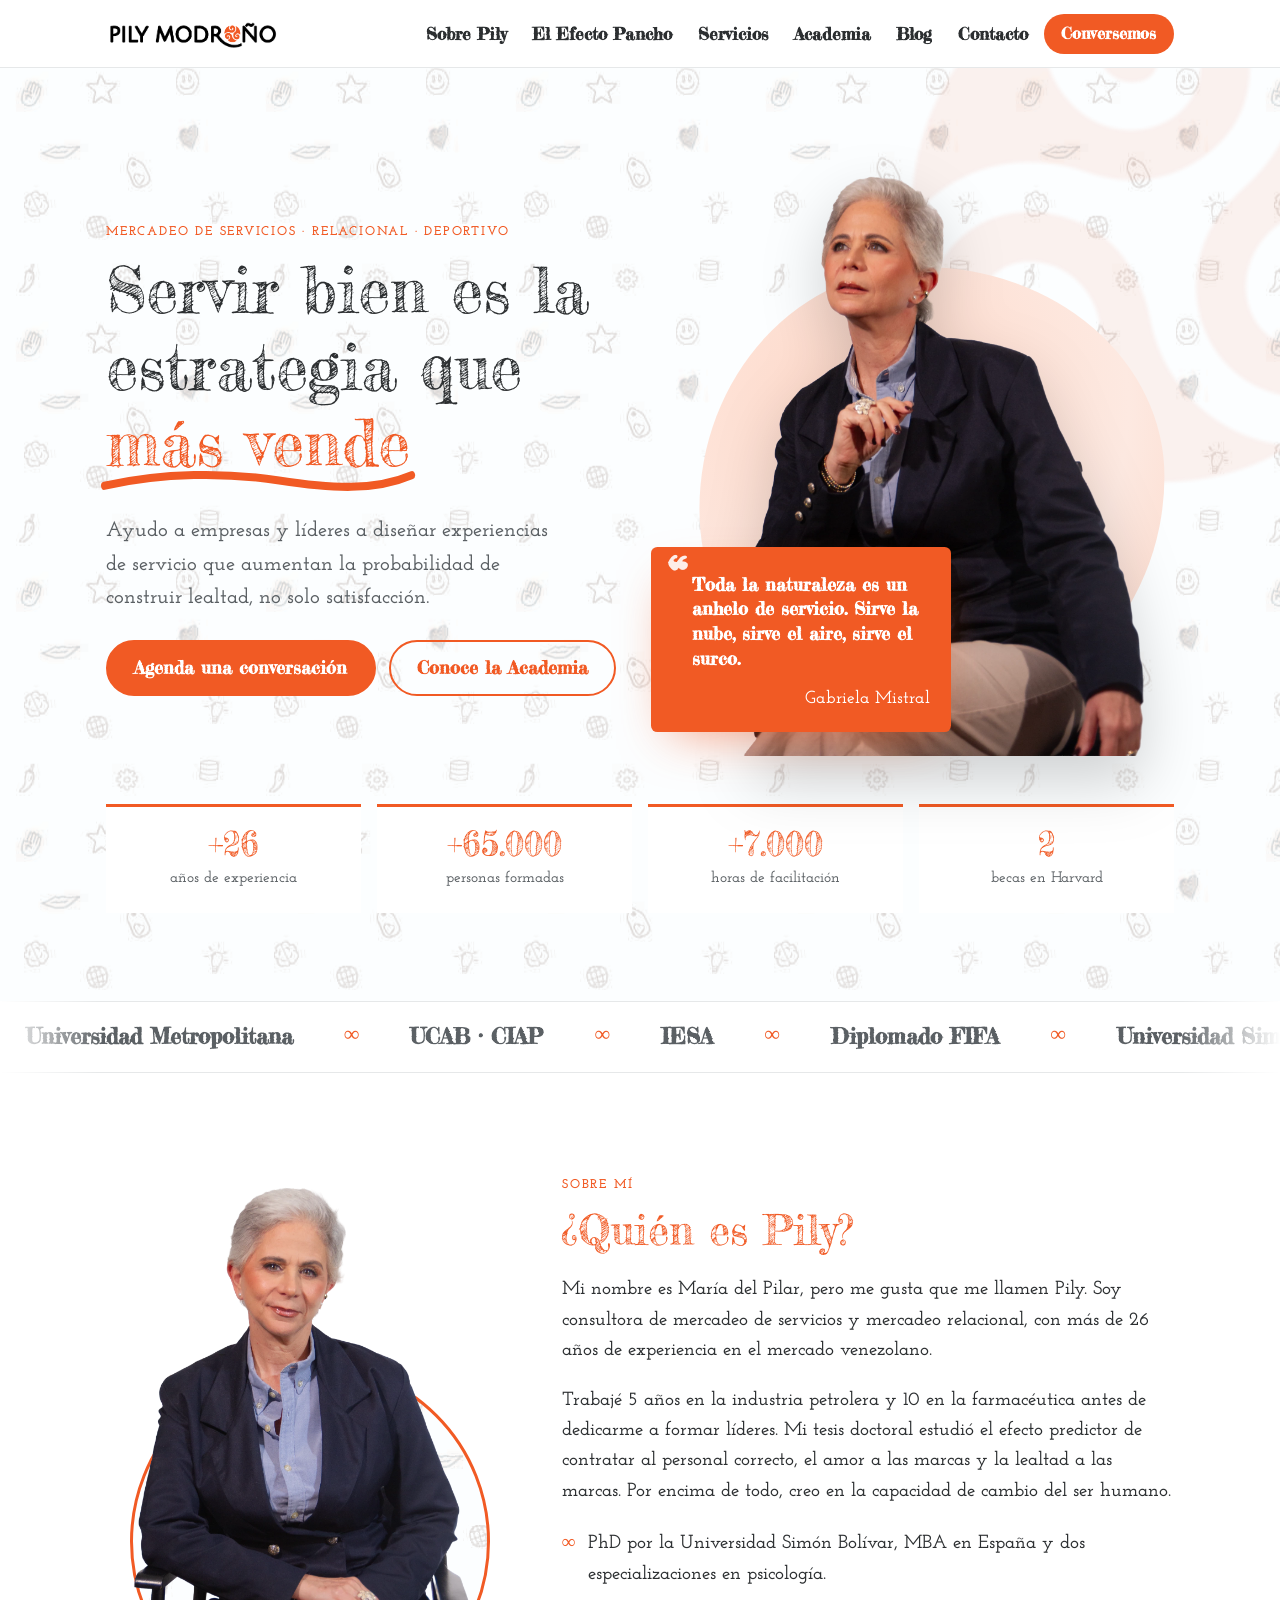
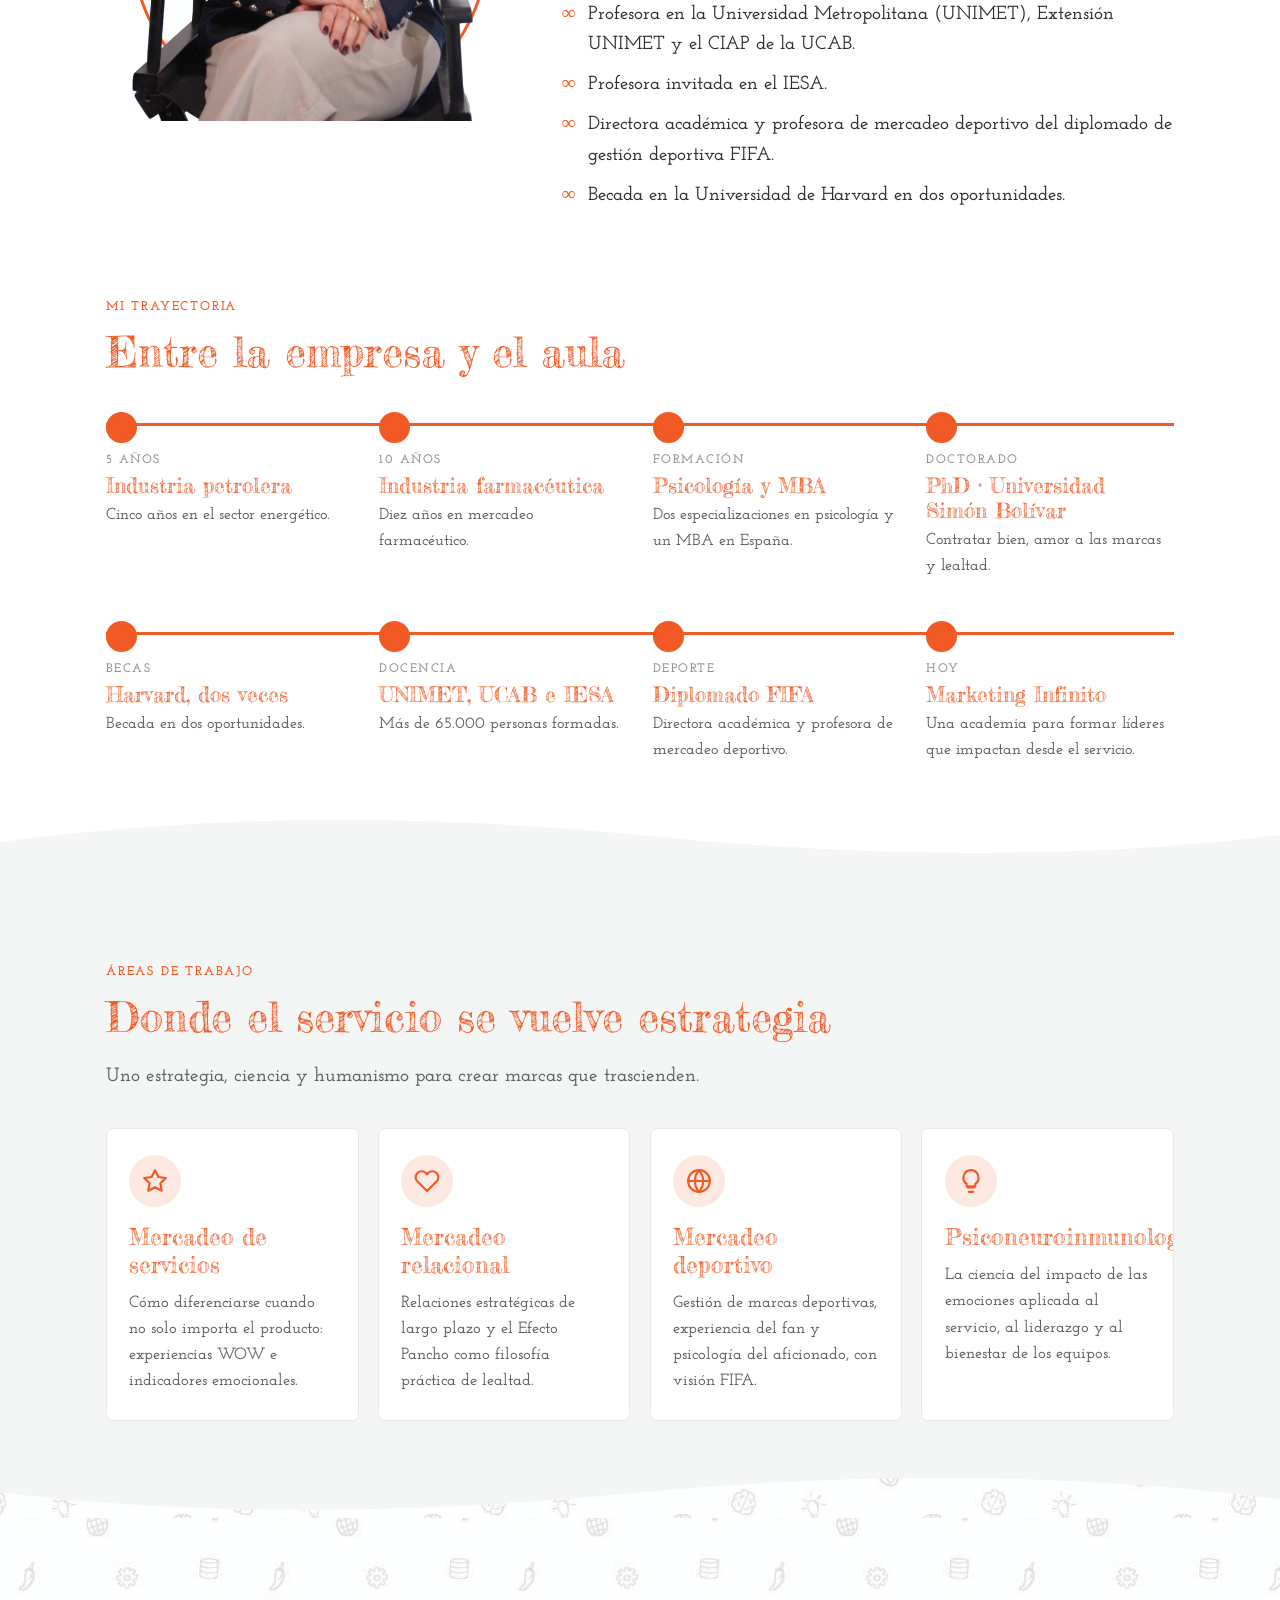
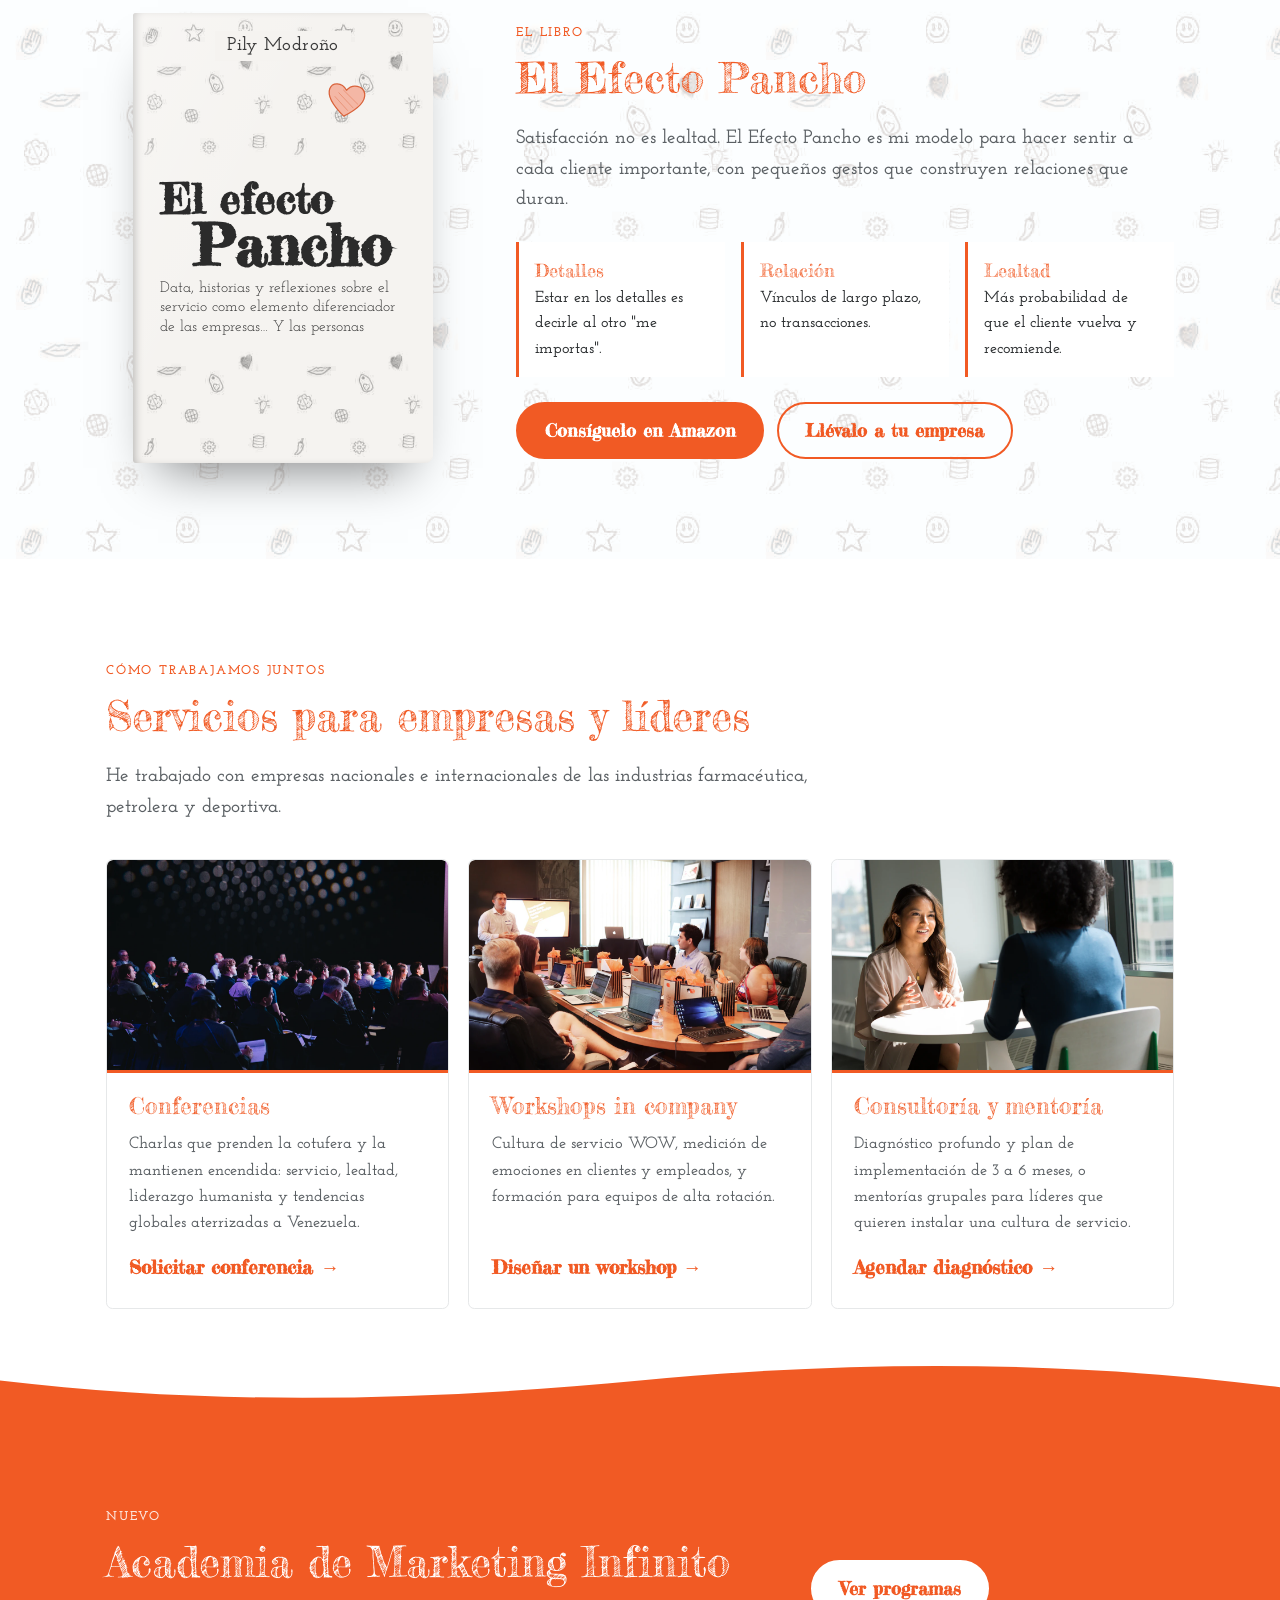
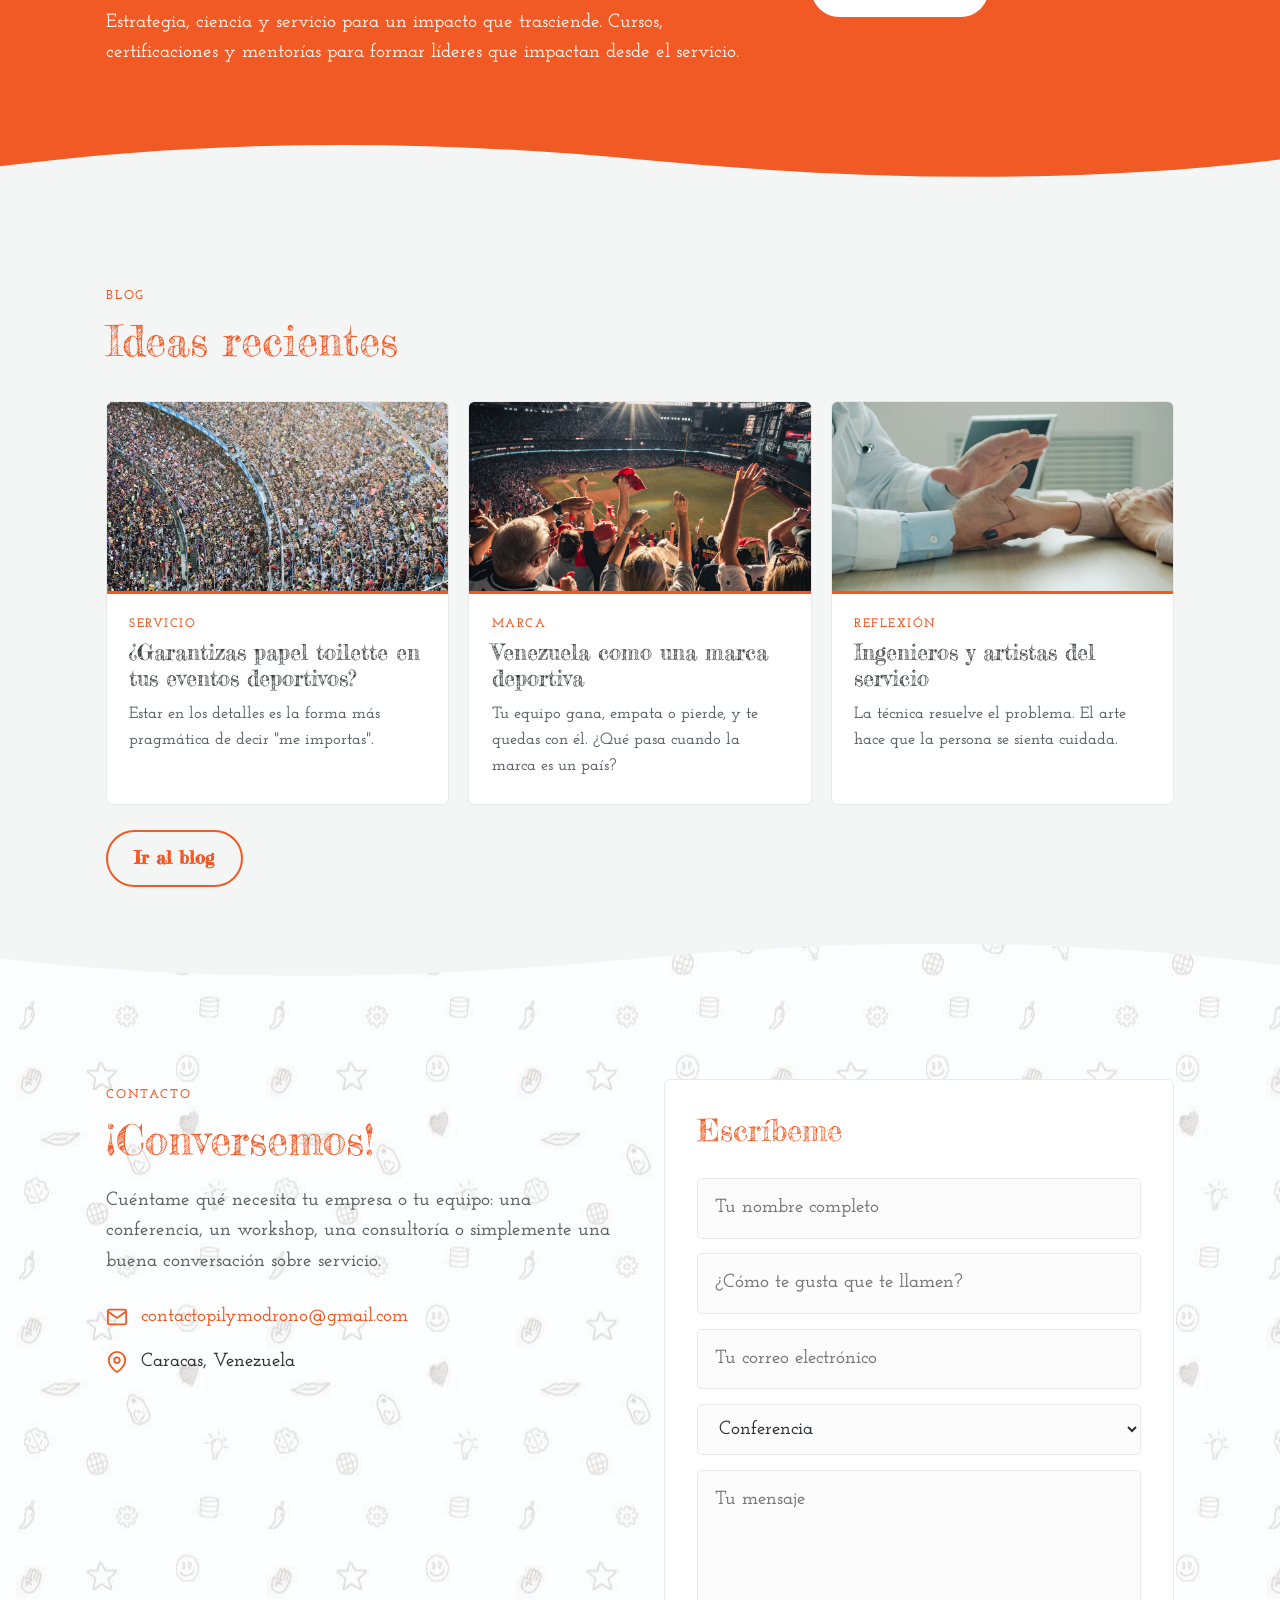
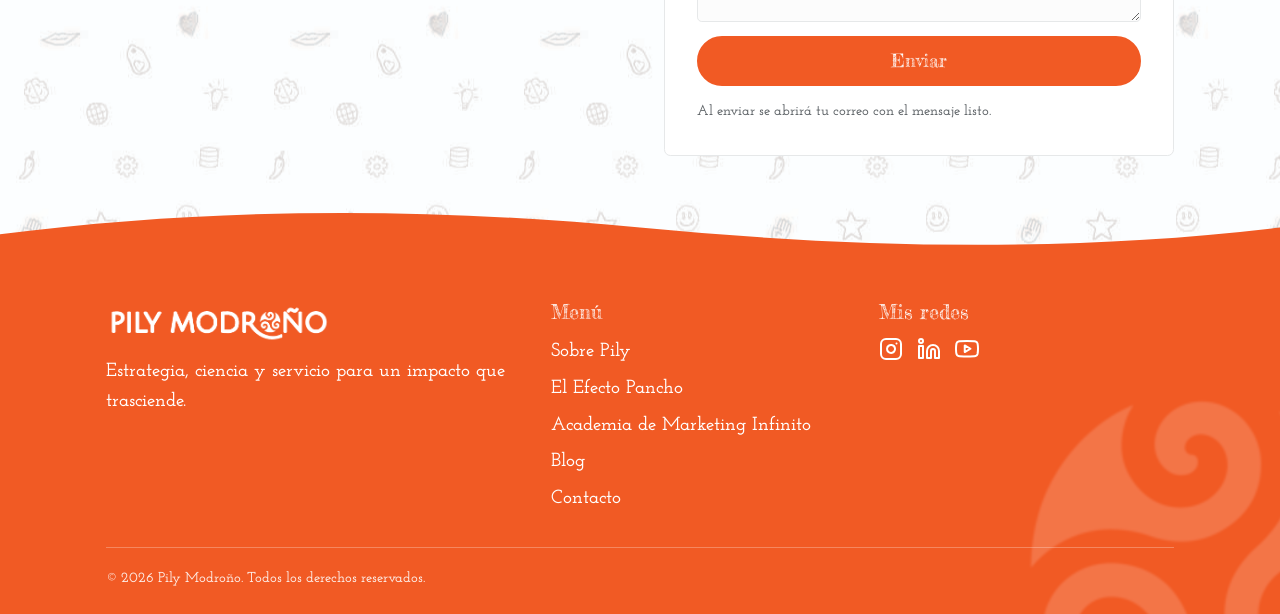
<file: docs/index.html>
<!DOCTYPE html>
<html lang="es">
<head>
  <meta charset="UTF-8">
  <meta name="viewport" content="width=device-width, initial-scale=1.0">
  <title>Pily Modroño · Mercadeo de servicios y relacional</title>
  <meta name="description" content="Pily Modroño, PhD: consultora, profesora y conferencista en mercadeo de servicios, mercadeo relacional y mercadeo deportivo. Autora de El Efecto Pancho.">
  <meta property="og:title" content="Pily Modroño · Mercadeo de servicios y relacional">
  <meta property="og:description" content="Estrategia, ciencia y servicio para un impacto que trasciende.">
  <meta property="og:image" content="img/logo.png">
  <meta name="theme-color" content="#F15A24">
  <link rel="icon" type="image/png" sizes="32x32" href="img/favicon/favicon-32x32.png">
  <link rel="apple-touch-icon" href="img/favicon/apple-icon-180x180.png">
  <link rel="preconnect" href="https://fonts.googleapis.com">
  <link rel="preconnect" href="https://fonts.gstatic.com" crossorigin>
  <link href="https://fonts.googleapis.com/css2?family=Fredericka+the+Great&family=Josefin+Slab:wght@400;600;700&display=swap" rel="stylesheet">
  <link rel="stylesheet" href="css/styles.css?v=3">
  <link rel="stylesheet" href="css/motion.css?v=3">
  <link rel="stylesheet" href="css/fotos.css?v=3">
</head>
<body>

<header class="site">
  <div class="container appbar">
    <a href="index.html" class="brand"><img src="img/logo.png" alt="Pily Modroño"><span class="logo-spin" aria-hidden="true"></span></a>
    <div class="spacer"></div>
    <ul class="menu-main">
      <li><a href="#sobre-pily">Sobre Pily</a></li>
      <li><a href="#efecto-pancho">El Efecto Pancho</a></li>
      <li><a href="#servicios">Servicios</a></li>
      <li><a href="academia.html">Academia</a></li>
      <li><a href="blog.html">Blog</a></li>
      <li><a href="#contacto">Contacto</a></li>
    </ul>
    <a href="#contacto" class="menu-cta">Conversemos</a>
    <button class="menu-toggle" aria-label="Abrir menú" aria-expanded="false">
      <svg viewBox="0 0 24 24" fill="none" stroke="currentColor" stroke-width="2" stroke-linecap="round"><path d="M3 6h18M3 12h18M3 18h18"/></svg>
    </button>
  </div>
</header>

<main>

  <!-- HERO -->
  <section class="hero pattern">
    <img class="deco-spiral" src="img/trisquel.png" alt="" aria-hidden="true">
    <div class="container">
      <div class="hero-grid">
        <div>
          <span class="eyebrow">Mercadeo de servicios · relacional · deportivo</span>
          <h1>Servir bien es la estrategia que <span class="scribble">más vende<svg viewBox="0 0 300 20" preserveAspectRatio="none" aria-hidden="true"><path pathLength="1" d="M4 14 C 60 4, 120 4, 170 10 S 260 18, 296 6"/></svg></span></h1>
          <p class="lead">Ayudo a empresas y líderes a diseñar experiencias de servicio que aumentan la probabilidad de construir lealtad, no solo satisfacción.</p>
          <div class="btns">
            <a href="#contacto" class="btn">Agenda una conversación</a>
            <a href="academia.html" class="btn ghost">Conoce la Academia</a>
          </div>
        </div>
        <div class="hero-visual">
          <div class="hero-blob" aria-hidden="true"></div>
          <img class="hero-photo" src="img/fotos/pily-pensativa.webp" alt="Pily Modroño" width="1469" height="2000" fetchpriority="high">
          <div class="quote-card">
          <cite>Toda la naturaleza es un anhelo de servicio. Sirve la nube, sirve el aire, sirve el surco.</cite>
          <span>Gabriela Mistral</span>
          </div>
        </div>
      </div>
      <div class="stats">
        <div class="stat"><b data-count="26" data-prefix="+">+26</b><small>años de experiencia</small></div>
        <div class="stat"><b data-count="65000" data-prefix="+">+65.000</b><small>personas formadas</small></div>
        <div class="stat"><b data-count="7000" data-prefix="+">+7.000</b><small>horas de facilitación</small></div>
        <div class="stat"><b data-count="2" data-prefix="">2</b><small>becas en Harvard</small></div>
      </div>
    </div>
  </section>

  <!-- CINTA -->
  <div class="marquee" aria-label="Instituciones en la trayectoria de Pily">
    <div class="marquee-track">
      <span>Universidad Metropolitana</span><span>UCAB · CIAP</span><span>IESA</span><span>Diplomado FIFA</span><span>Universidad Simón Bolívar</span><span>Harvard</span><span>Extensión UNIMET</span>
      <span aria-hidden="true">Universidad Metropolitana</span><span aria-hidden="true">UCAB · CIAP</span><span aria-hidden="true">IESA</span><span aria-hidden="true">Diplomado FIFA</span><span aria-hidden="true">Universidad Simón Bolívar</span><span aria-hidden="true">Harvard</span><span aria-hidden="true">Extensión UNIMET</span>
    </div>
  </div>

  <!-- SOBRE PILY -->
  <section id="sobre-pily">
    <div class="container about-grid">
      <div class="portrait">
        <img src="img/fotos/pily-retrato.webp" alt="Pily Modroño sonriendo" width="1477" height="2000" loading="lazy">
      </div>
      <div>
        <span class="eyebrow">Sobre mí</span>
        <h2>¿Quién es Pily?</h2>
        <p>Mi nombre es María del Pilar, pero me gusta que me llamen Pily. Soy consultora de mercadeo de servicios y mercadeo relacional, con más de 26 años de experiencia en el mercado venezolano.</p>
        <p>Trabajé 5 años en la industria petrolera y 10 en la farmacéutica antes de dedicarme a formar líderes. Mi tesis doctoral estudió el efecto predictor de contratar al personal correcto, el amor a las marcas y la lealtad a las marcas. Por encima de todo, creo en la capacidad de cambio del ser humano.</p>
        <ul class="creds">
          <li>PhD por la Universidad Simón Bolívar, MBA en España y dos especializaciones en psicología.</li>
          <li>Profesora en la Universidad Metropolitana (UNIMET), Extensión UNIMET y el CIAP de la UCAB.</li>
          <li>Profesora invitada en el IESA.</li>
          <li>Directora académica y profesora de mercadeo deportivo del diplomado de gestión deportiva FIFA.</li>
          <li>Becada en la Universidad de Harvard en dos oportunidades.</li>
        </ul>
      </div>
    </div>
    <div class="container timeline-wrap">
      <span class="eyebrow">Mi trayectoria</span>
      <h2>Entre la empresa y el aula</h2>
      <!-- PENDIENTE: confirmar con Pily el orden y agregar años -->
      <ol class="timeline">
        <li class="tl-item"><small>5 años</small><b>Industria petrolera</b><p>Cinco años en el sector energético.</p></li>
        <li class="tl-item"><small>10 años</small><b>Industria farmacéutica</b><p>Diez años en mercadeo farmacéutico.</p></li>
        <li class="tl-item"><small>Formación</small><b>Psicología y MBA</b><p>Dos especializaciones en psicología y un MBA en España.</p></li>
        <li class="tl-item"><small>Doctorado</small><b>PhD · Universidad Simón Bolívar</b><p>Contratar bien, amor a las marcas y lealtad.</p></li>
        <li class="tl-item"><small>Becas</small><b>Harvard, dos veces</b><p>Becada en dos oportunidades.</p></li>
        <li class="tl-item"><small>Docencia</small><b>UNIMET, UCAB e IESA</b><p>Más de 65.000 personas formadas.</p></li>
        <li class="tl-item"><small>Deporte</small><b>Diplomado FIFA</b><p>Directora académica y profesora de mercadeo deportivo.</p></li>
        <li class="tl-item"><small>Hoy</small><b>Marketing Infinito</b><p>Una academia para formar líderes que impactan desde el servicio.</p></li>
      </ol>
    </div>
  </section>

  <!-- ÁREAS -->
  <section class="soft" id="areas">
    <div class="container">
      <span class="eyebrow">Áreas de trabajo</span>
      <h2>Donde el servicio se vuelve estrategia</h2>
      <p class="lead narrow">Uno estrategia, ciencia y humanismo para crear marcas que trascienden.</p>
      <div class="cards">
        <div class="card">
          <div class="icon"><svg viewBox="0 0 24 24" fill="none" stroke="currentColor" stroke-width="2" stroke-linecap="round" stroke-linejoin="round"><polygon points="12 2 15.09 8.26 22 9.27 17 14.14 18.18 21.02 12 17.77 5.82 21.02 7 14.14 2 9.27 8.91 8.26 12 2"/></svg></div>
          <h3>Mercadeo de servicios</h3>
          <p>Cómo diferenciarse cuando no solo importa el producto: experiencias WOW e indicadores emocionales.</p>
        </div>
        <div class="card">
          <div class="icon"><svg viewBox="0 0 24 24" fill="none" stroke="currentColor" stroke-width="2" stroke-linecap="round" stroke-linejoin="round"><path d="M20.84 4.61a5.5 5.5 0 0 0-7.78 0L12 5.67l-1.06-1.06a5.5 5.5 0 0 0-7.78 7.78l1.06 1.06L12 21.23l7.78-7.78 1.06-1.06a5.5 5.5 0 0 0 0-7.78z"/></svg></div>
          <h3>Mercadeo relacional</h3>
          <p>Relaciones estratégicas de largo plazo y el Efecto Pancho como filosofía práctica de lealtad.</p>
        </div>
        <div class="card">
          <div class="icon"><svg viewBox="0 0 24 24" fill="none" stroke="currentColor" stroke-width="2" stroke-linecap="round" stroke-linejoin="round"><circle cx="12" cy="12" r="10"/><path d="M12 2a15 15 0 0 1 0 20M12 2a15 15 0 0 0 0 20M2 12h20"/></svg></div>
          <h3>Mercadeo deportivo</h3>
          <p>Gestión de marcas deportivas, experiencia del fan y psicología del aficionado, con visión FIFA.</p>
        </div>
        <div class="card">
          <div class="icon"><svg viewBox="0 0 24 24" fill="none" stroke="currentColor" stroke-width="2" stroke-linecap="round" stroke-linejoin="round"><path d="M9 18h6M10 22h4M12 2a7 7 0 0 0-4 12.7V17h8v-2.3A7 7 0 0 0 12 2z"/></svg></div>
          <h3>Psiconeuroinmunología</h3>
          <p>La ciencia del impacto de las emociones aplicada al servicio, al liderazgo y al bienestar de los equipos.</p>
        </div>
      </div>
    </div>
  </section>

  <!-- EFECTO PANCHO -->
  <section id="efecto-pancho" class="pattern">
    <div class="container book-grid">
      <!-- Recreación en alta resolución de la portada real. PENDIENTE: pedir el archivo original a la editorial -->
      <div class="book-cover" role="img" aria-label="Portada del libro El efecto Pancho, de Pily Modroño">
        <span class="bc-author">Pily Modroño</span>
        <svg class="bc-heart" viewBox="0 0 100 90" aria-hidden="true"><path d="M50 84 C 18 60, 4 42, 8 24 C 12 8, 34 4, 48 22 C 60 4, 86 6, 92 24 C 97 42, 82 62, 50 84 Z" fill="#f4b7a5" stroke="#d9623a" stroke-width="3" stroke-linejoin="round"/><path d="M30 30 L 70 62 M 40 22 L 80 52 M 22 40 L 58 70" stroke="#d9623a" stroke-width="1.5" opacity=".6"/></svg>
        <div class="bc-title"><span>El efecto</span><span class="big">Pancho</span></div>
        <p class="bc-sub">Data, historias y reflexiones sobre el servicio como elemento diferenciador de las empresas… Y las personas</p>
      </div>
      <div>
        <span class="eyebrow">El libro</span>
        <h2>El Efecto Pancho</h2>
        <p class="lead">Satisfacción no es lealtad. El Efecto Pancho es mi modelo para hacer sentir a cada cliente importante, con pequeños gestos que construyen relaciones que duran.</p>
        <div class="pillars">
          <div class="pillar"><b>Detalles</b>Estar en los detalles es decirle al otro "me importas".</div>
          <div class="pillar"><b>Relación</b>Vínculos de largo plazo, no transacciones.</div>
          <div class="pillar"><b>Lealtad</b>Más probabilidad de que el cliente vuelva y recomiende.</div>
        </div>
        <div class="btns">
          <!-- PENDIENTE: enlace de Amazon del libro -->
          <a href="#" class="btn" data-pending="amazon">Consíguelo en Amazon</a>
          <a href="#contacto" class="btn ghost">Llévalo a tu empresa</a>
        </div>
      </div>
    </div>
  </section>

  <!-- SERVICIOS -->
  <section id="servicios">
    <div class="container">
      <span class="eyebrow">Cómo trabajamos juntos</span>
      <h2>Servicios para empresas y líderes</h2>
      <p class="lead narrow">He trabajado con empresas nacionales e internacionales de las industrias farmacéutica, petrolera y deportiva.</p>
      <div class="cards three">
        <div class="card">
          <img class="card-img" src="img/stock/conferencias.webp" alt="Público en una conferencia" width="1200" height="750" loading="lazy">
          <h3>Conferencias</h3>
          <p>Charlas que prenden la cotufera y la mantienen encendida: servicio, lealtad, liderazgo humanista y tendencias globales aterrizadas a Venezuela.</p>
          <a href="#contacto" class="more">Solicitar conferencia →</a>
        </div>
        <div class="card">
          <img class="card-img" src="img/stock/workshops.webp" alt="Equipo en un taller" width="1200" height="750" loading="lazy">
          <h3>Workshops in company</h3>
          <p>Cultura de servicio WOW, medición de emociones en clientes y empleados, y formación para equipos de alta rotación.</p>
          <a href="#contacto" class="more">Diseñar un workshop →</a>
        </div>
        <div class="card">
          <img class="card-img" src="img/stock/consultoria.webp" alt="Sesión de mentoría" width="1200" height="750" loading="lazy">
          <h3>Consultoría y mentoría</h3>
          <p>Diagnóstico profundo y plan de implementación de 3 a 6 meses, o mentorías grupales para líderes que quieren instalar una cultura de servicio.</p>
          <a href="#contacto" class="more">Agendar diagnóstico →</a>
        </div>
      </div>
    </div>
  </section>

  <!-- ACADEMIA BAND -->
  <section class="band">
    <div class="container band-grid">
      <div>
        <span class="eyebrow" style="color:#fff;opacity:.85">Nuevo</span>
        <h2>Academia de Marketing Infinito</h2>
        <p class="lead">Estrategia, ciencia y servicio para un impacto que trasciende. Cursos, certificaciones y mentorías para formar líderes que impactan desde el servicio.</p>
      </div>
      <div><a href="academia.html" class="btn light">Ver programas</a></div>
    </div>
  </section>

  <!-- BLOG -->
  <section class="soft">
    <div class="container">
      <span class="eyebrow">Blog</span>
      <h2>Ideas recientes</h2>
      <div class="cards three">
        <a class="card post-card" href="blog.html#papel-toilette">
          <img class="cover" src="img/stock/blog-estadio.webp" alt="Público en un estadio" width="1200" height="750" loading="lazy">
          <div class="body">
            <span class="tag">Servicio</span>
            <h3>¿Garantizas papel toilette en tus eventos deportivos?</h3>
            <p>Estar en los detalles es la forma más pragmática de decir "me importas".</p>
          </div>
        </a>
        <a class="card post-card" href="blog.html#venezuela-marca-deportiva">
          <img class="cover" src="img/stock/blog-beisbol.webp" alt="Fanáticos en un juego de béisbol" width="1200" height="750" loading="lazy">
          <div class="body">
            <span class="tag">Marca</span>
            <h3>Venezuela como una marca deportiva</h3>
            <p>Tu equipo gana, empata o pierde, y te quedas con él. ¿Qué pasa cuando la marca es un país?</p>
          </div>
        </a>
        <a class="card post-card" href="blog.html#ingenieros-y-artistas">
          <img class="cover" src="img/stock/blog-salud.webp" alt="Médico acompañando a un paciente" width="1200" height="750" loading="lazy">
          <div class="body">
            <span class="tag">Reflexión</span>
            <h3>Ingenieros y artistas del servicio</h3>
            <p>La técnica resuelve el problema. El arte hace que la persona se sienta cuidada.</p>
          </div>
        </a>
      </div>
      <div class="btns"><a href="blog.html" class="btn ghost">Ir al blog</a></div>
    </div>
  </section>

  <!-- CONTACTO -->
  <section id="contacto" class="pattern">
    <div class="container contact-grid">
      <div>
        <span class="eyebrow">Contacto</span>
        <h2>¡Conversemos!</h2>
        <p class="lead">Cuéntame qué necesita tu empresa o tu equipo: una conferencia, un workshop, una consultoría o simplemente una buena conversación sobre servicio.</p>
        <ul class="contact-list">
          <li><svg viewBox="0 0 24 24" fill="none" stroke="currentColor" stroke-width="2" stroke-linecap="round" stroke-linejoin="round"><path d="M4 4h16c1.1 0 2 .9 2 2v12c0 1.1-.9 2-2 2H4c-1.1 0-2-.9-2-2V6c0-1.1.9-2 2-2z"/><path d="M22 6l-10 7L2 6"/></svg><a href="mailto:contactopilymodrono@gmail.com">contactopilymodrono@gmail.com</a></li>
          <li><svg viewBox="0 0 24 24" fill="none" stroke="currentColor" stroke-width="2" stroke-linecap="round" stroke-linejoin="round"><path d="M21 10c0 7-9 13-9 13S3 17 3 10a9 9 0 0 1 18 0z"/><circle cx="12" cy="10" r="3"/></svg>Caracas, Venezuela</li>
        </ul>
      </div>
      <form class="contact" data-mailto="Contacto desde la web">
        <h3>Escríbeme</h3>
        <label class="sr" for="c-nombre">Nombre completo</label>
        <input id="c-nombre" name="Nombre" placeholder="Tu nombre completo" required>
        <label class="sr" for="c-alias">Alias</label>
        <input id="c-alias" name="Cómo le gusta que le llamen" placeholder="¿Cómo te gusta que te llamen?">
        <label class="sr" for="c-email">Correo</label>
        <input id="c-email" name="Correo" type="email" placeholder="Tu correo electrónico" required>
        <label class="sr" for="c-interes">Interés</label>
        <select id="c-interes" name="Interés">
          <option>Conferencia</option>
          <option>Workshop in company</option>
          <option>Consultoría o mentoría</option>
          <option>Academia de Marketing Infinito</option>
          <option>Otro</option>
        </select>
        <label class="sr" for="c-msg">Mensaje</label>
        <textarea id="c-msg" name="Mensaje" rows="4" placeholder="Tu mensaje"></textarea>
        <button class="btn" type="submit">Enviar</button>
        <p class="form-note">Al enviar se abrirá tu correo con el mensaje listo.</p>
      </form>
    </div>
  </section>

</main>

<footer class="site">
  <div class="footer-clip" aria-hidden="true"><img class="deco-spiral" src="img/trisquel.png" alt=""></div>
  <div class="container">
    <div class="footer-grid">
      <div>
        <img src="img/logo-negativo.png" alt="Pily Modroño">
        <p>Estrategia, ciencia y servicio para un impacto que trasciende.</p>
      </div>
      <div>
        <h5>Menú</h5>
        <ul>
          <li><a href="index.html#sobre-pily">Sobre Pily</a></li>
          <li><a href="index.html#efecto-pancho">El Efecto Pancho</a></li>
          <li><a href="academia.html">Academia de Marketing Infinito</a></li>
          <li><a href="blog.html">Blog</a></li>
          <li><a href="index.html#contacto">Contacto</a></li>
        </ul>
      </div>
      <div>
        <h5>Mis redes</h5>
        <!-- PENDIENTE: enlaces reales de redes -->
        <ul class="social">
          <li><a href="#" aria-label="Instagram"><svg viewBox="0 0 24 24" fill="none" stroke="currentColor" stroke-width="2" stroke-linecap="round" stroke-linejoin="round"><rect x="2" y="2" width="20" height="20" rx="5"/><path d="M16 11.37A4 4 0 1 1 12.63 8 4 4 0 0 1 16 11.37zM17.5 6.5h.01"/></svg></a></li>
          <li><a href="#" aria-label="LinkedIn"><svg viewBox="0 0 24 24" fill="none" stroke="currentColor" stroke-width="2" stroke-linecap="round" stroke-linejoin="round"><path d="M16 8a6 6 0 0 1 6 6v7h-4v-7a2 2 0 0 0-4 0v7h-4v-7a6 6 0 0 1 6-6zM2 9h4v12H2z"/><circle cx="4" cy="4" r="2"/></svg></a></li>
          <li><a href="#" aria-label="YouTube"><svg viewBox="0 0 24 24" fill="none" stroke="currentColor" stroke-width="2" stroke-linecap="round" stroke-linejoin="round"><path d="M22.54 6.42a2.78 2.78 0 0 0-1.94-2C18.88 4 12 4 12 4s-6.88 0-8.6.46a2.78 2.78 0 0 0-1.94 2A29 29 0 0 0 1 11.75a29 29 0 0 0 .46 5.33A2.78 2.78 0 0 0 3.4 19c1.72.46 8.6.46 8.6.46s6.88 0 8.6-.46a2.78 2.78 0 0 0 1.94-2 29 29 0 0 0 .46-5.25 29 29 0 0 0-.46-5.33z"/><path d="M9.75 15.02l5.75-3.27-5.75-3.27v6.54z"/></svg></a></li>
        </ul>
      </div>
    </div>
    <div class="copy">© <span data-year>2026</span> Pily Modroño. Todos los derechos reservados.</div>
  </div>
</footer>

<script src="js/main.js?v=3"></script>
</body>
</html>
</file>
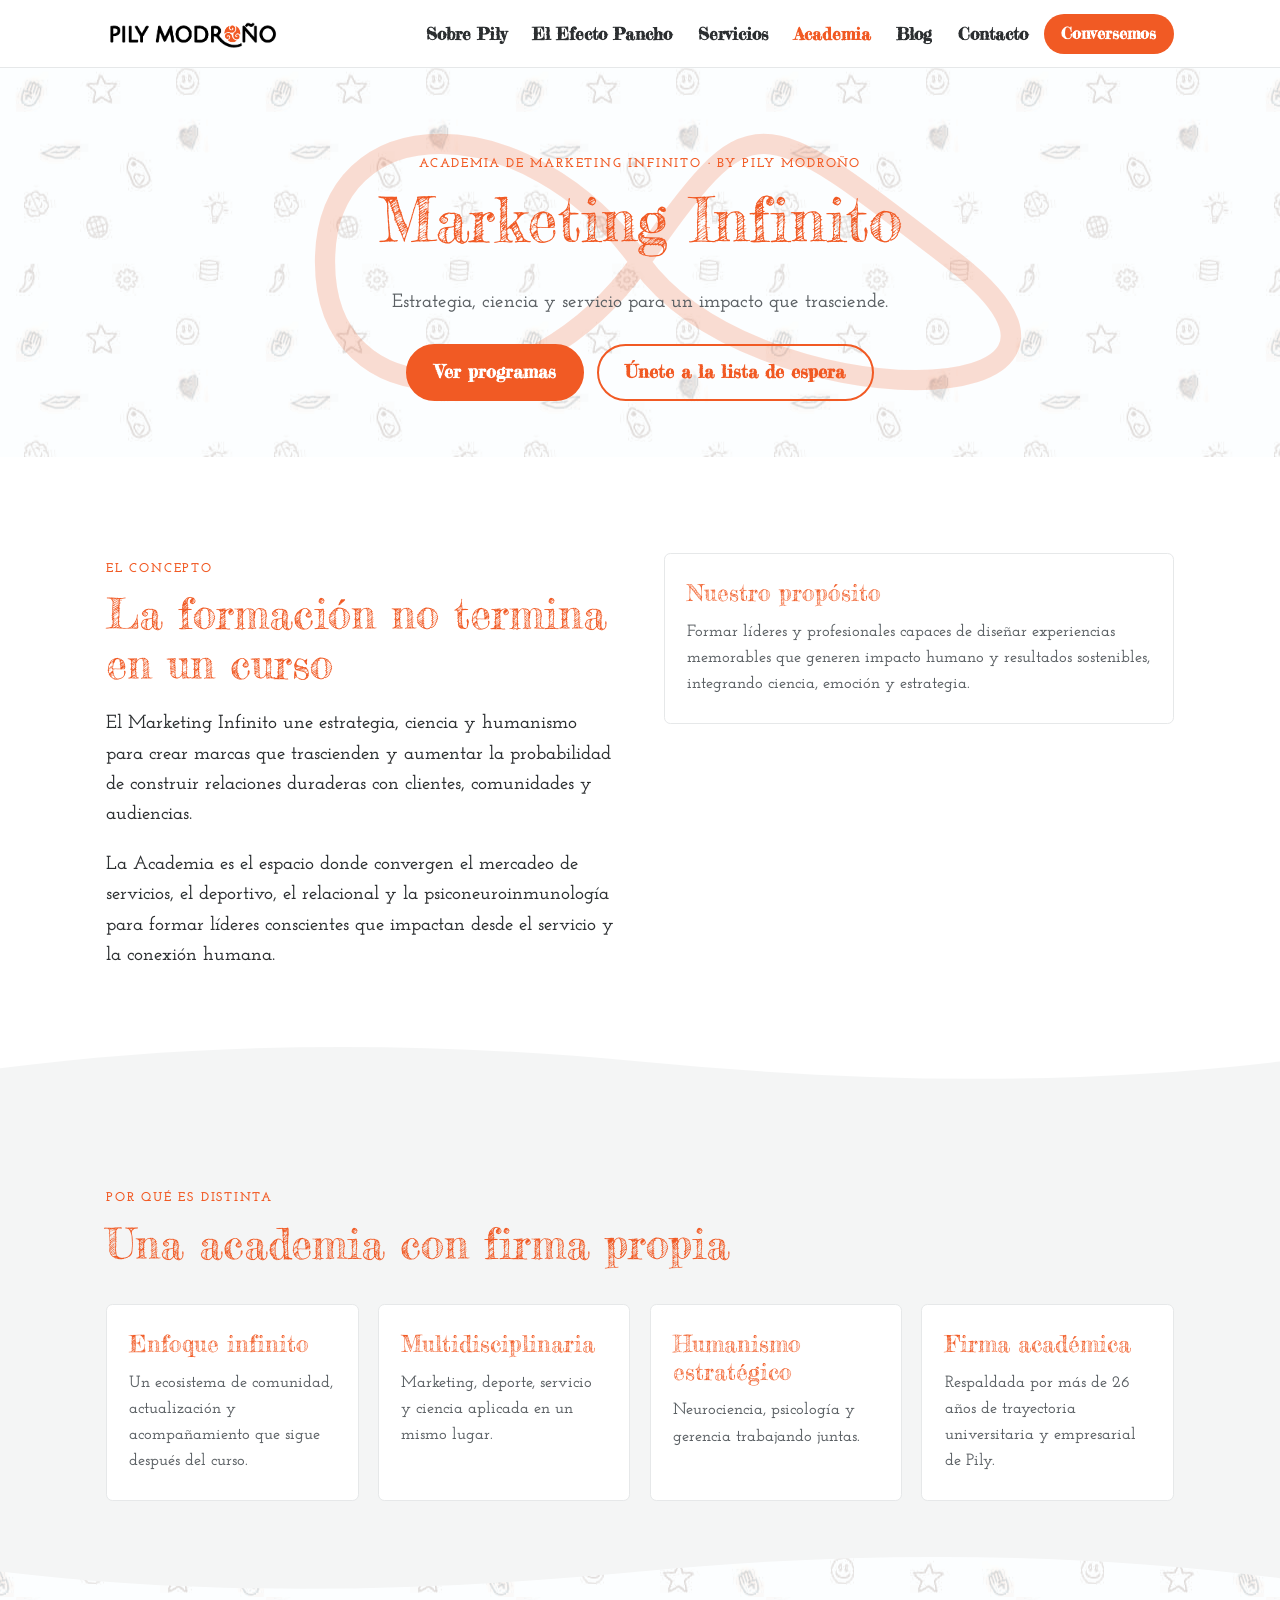
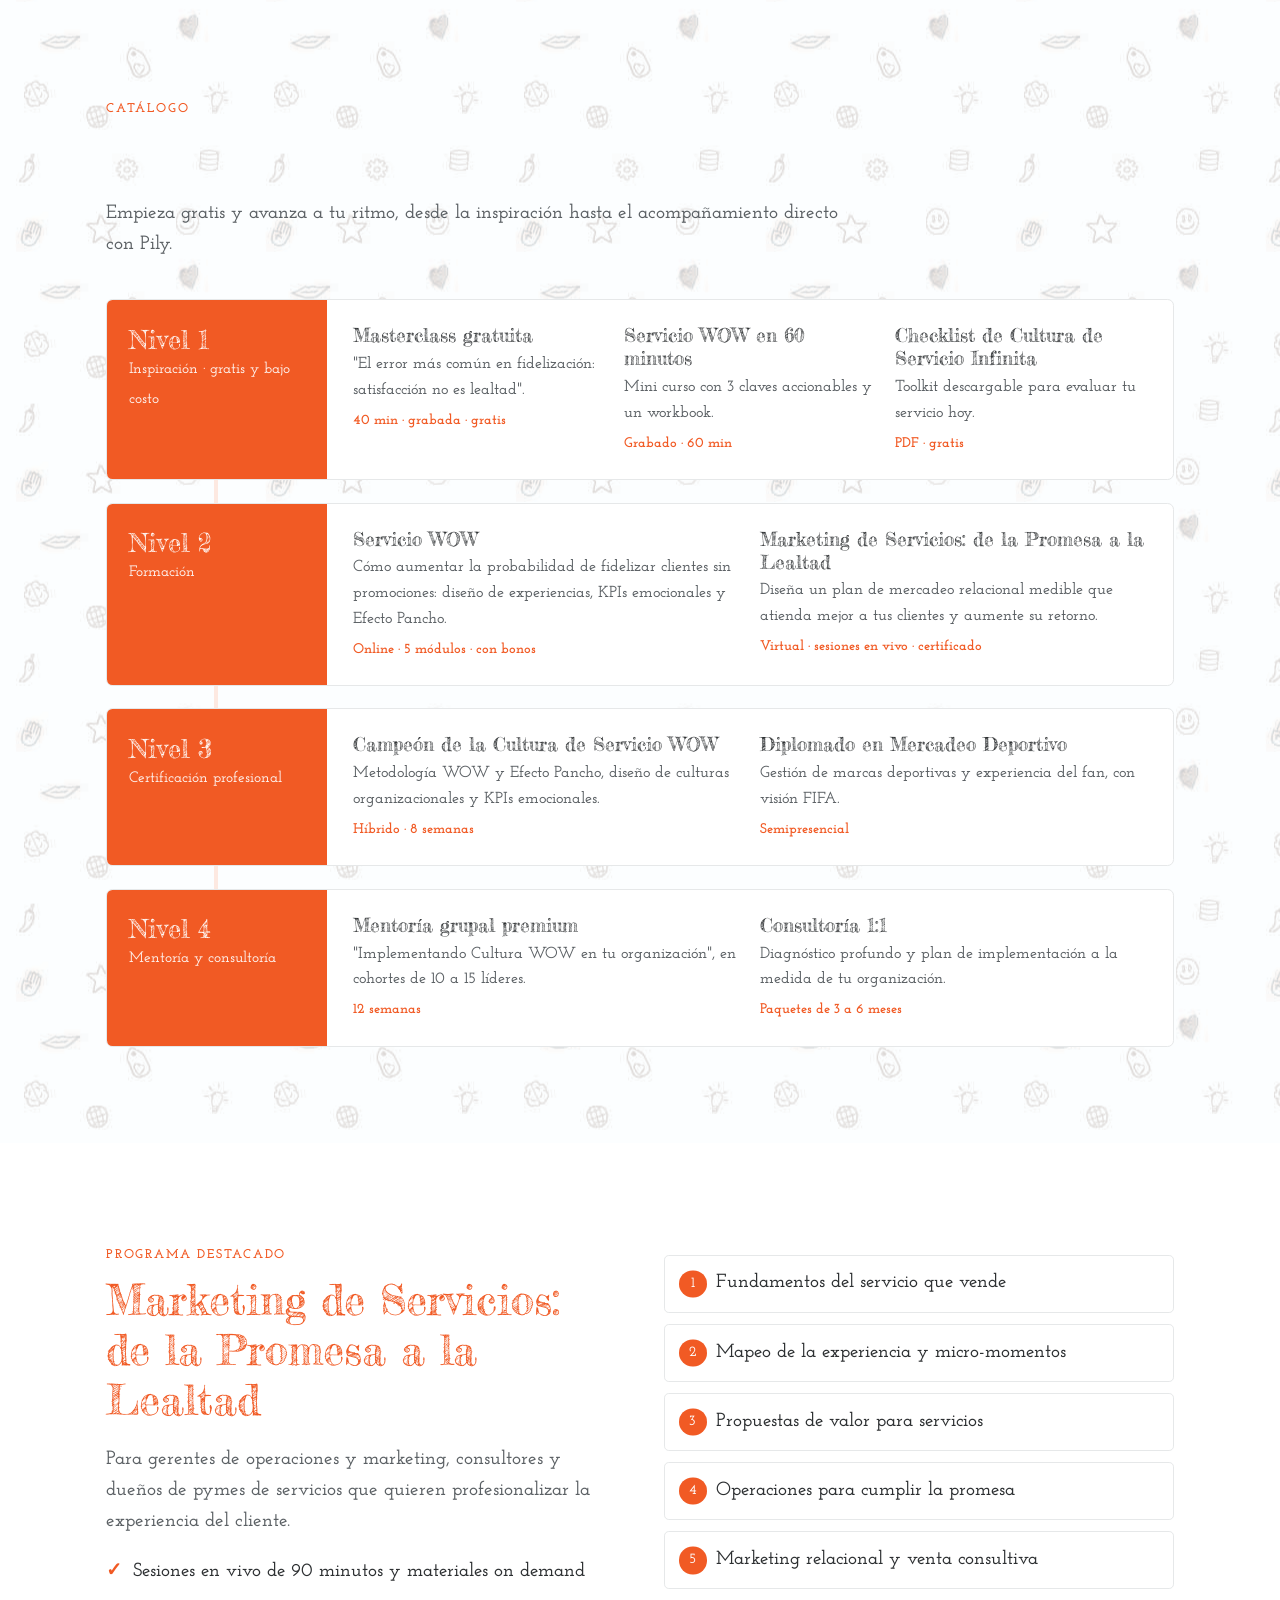
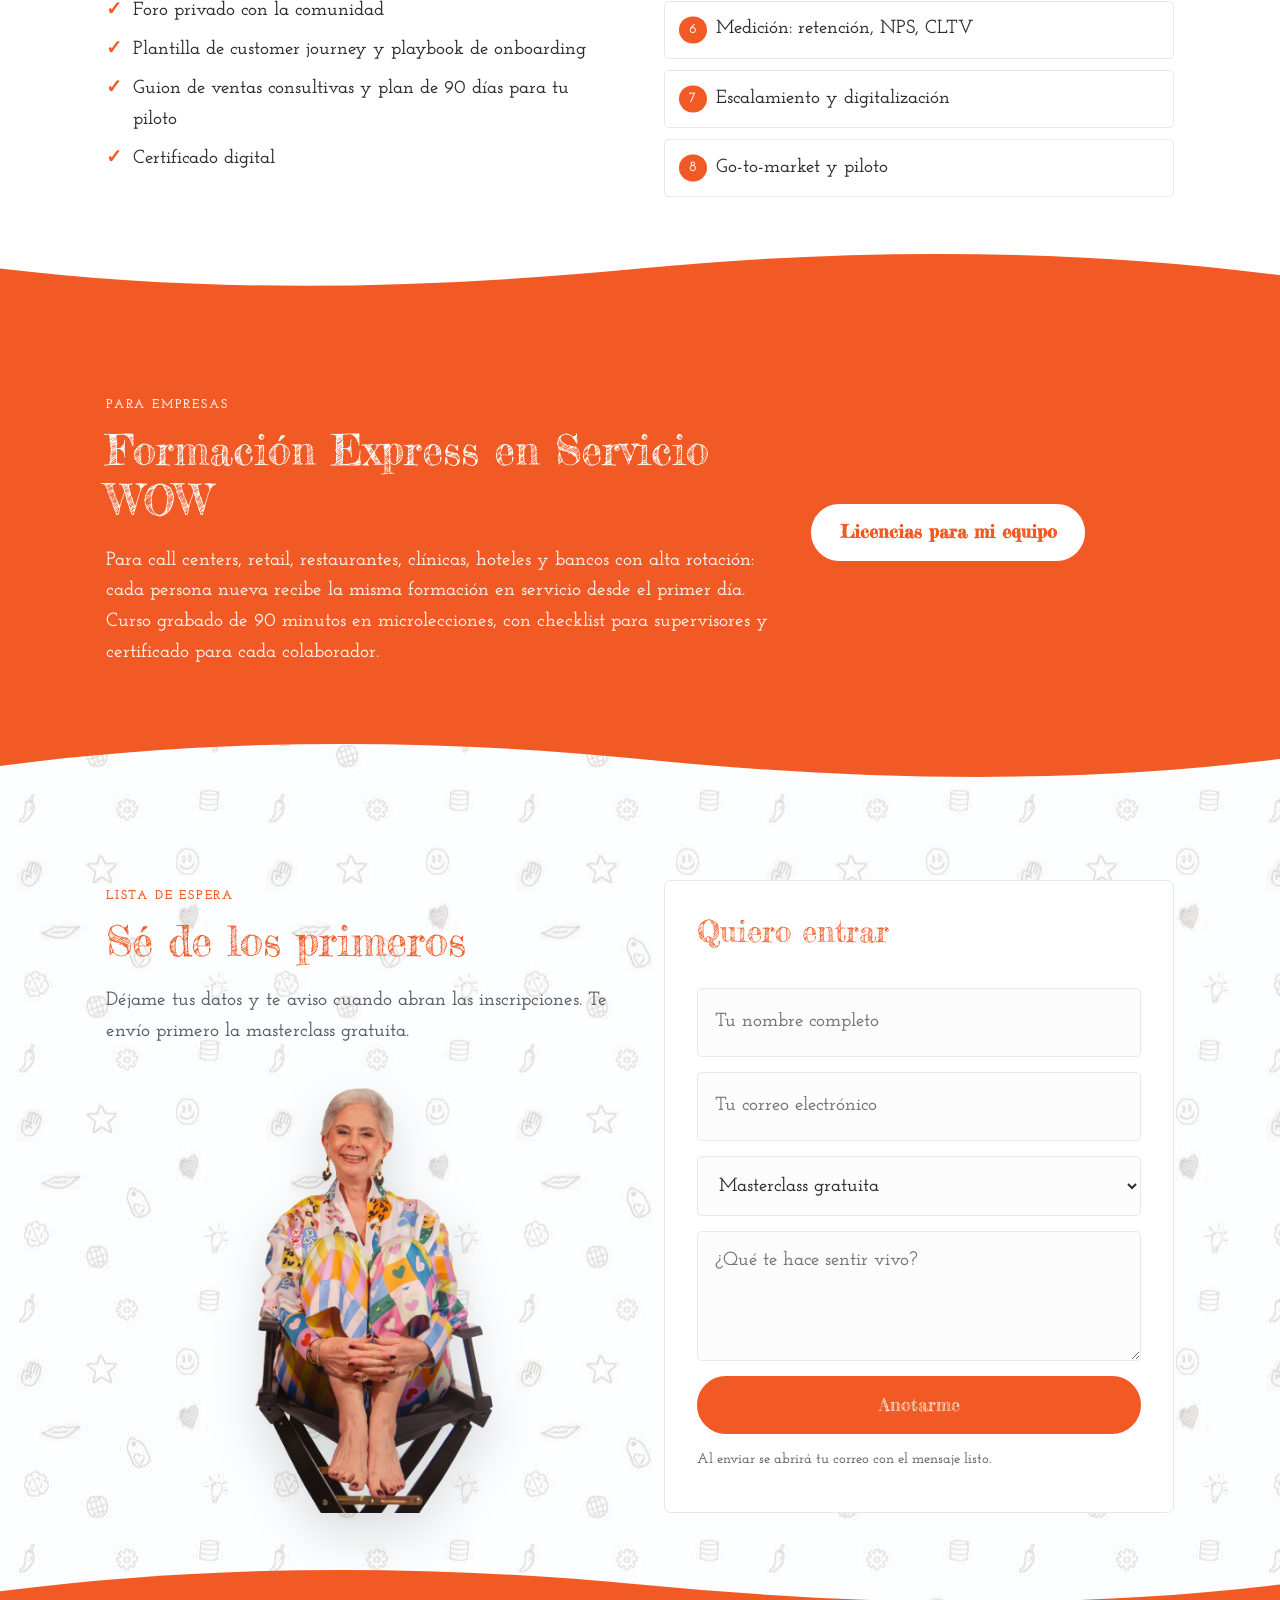
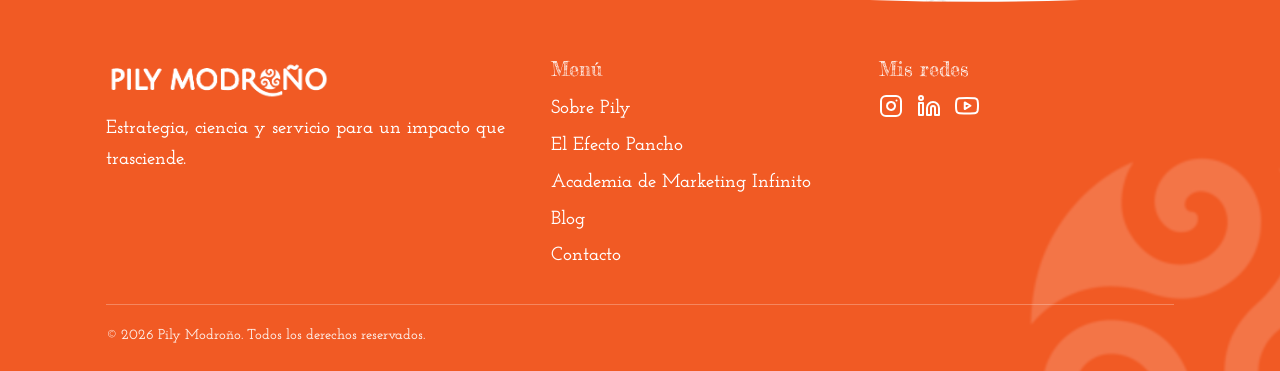
<file: docs/academia.html>
<!DOCTYPE html>
<html lang="es">
<head>
  <meta charset="UTF-8">
  <meta name="viewport" content="width=device-width, initial-scale=1.0">
  <title>Academia de Marketing Infinito · Pily Modroño</title>
  <meta name="description" content="Cursos, certificaciones y mentorías en mercadeo de servicios, relacional y deportivo, por Pily Modroño.">
  <meta property="og:title" content="Academia de Marketing Infinito · Pily Modroño">
  <meta property="og:description" content="Estrategia, ciencia y servicio para un impacto que trasciende.">
  <meta property="og:image" content="img/logo.png">
  <meta name="theme-color" content="#F15A24">
  <link rel="icon" type="image/png" sizes="32x32" href="img/favicon/favicon-32x32.png">
  <link rel="apple-touch-icon" href="img/favicon/apple-icon-180x180.png">
  <link rel="preconnect" href="https://fonts.googleapis.com">
  <link rel="preconnect" href="https://fonts.gstatic.com" crossorigin>
  <link href="https://fonts.googleapis.com/css2?family=Fredericka+the+Great&family=Josefin+Slab:wght@400;600;700&display=swap" rel="stylesheet">
  <link rel="stylesheet" href="css/styles.css?v=3">
  <link rel="stylesheet" href="css/motion.css?v=3">
  <link rel="stylesheet" href="css/fotos.css?v=3">
</head>
<body>

<header class="site">
  <div class="container appbar">
    <a href="index.html" class="brand"><img src="img/logo.png" alt="Pily Modroño"><span class="logo-spin" aria-hidden="true"></span></a>
    <div class="spacer"></div>
    <ul class="menu-main">
      <li><a href="index.html#sobre-pily">Sobre Pily</a></li>
      <li><a href="index.html#efecto-pancho">El Efecto Pancho</a></li>
      <li><a href="index.html#servicios">Servicios</a></li>
      <li><a href="academia.html" class="active">Academia</a></li>
      <li><a href="blog.html">Blog</a></li>
      <li><a href="index.html#contacto">Contacto</a></li>
    </ul>
    <a href="index.html#contacto" class="menu-cta">Conversemos</a>
    <button class="menu-toggle" aria-label="Abrir menú" aria-expanded="false">
      <svg viewBox="0 0 24 24" fill="none" stroke="currentColor" stroke-width="2" stroke-linecap="round"><path d="M3 6h18M3 12h18M3 18h18"/></svg>
    </button>
  </div>
</header>

<main>

  <section class="page-head pattern">
    <div class="infinity-clip" aria-hidden="true">
      <svg class="infinity" viewBox="0 0 400 200"><path pathLength="1" d="M200 100 C 150 30, 60 30, 60 100 S 150 170, 200 100 S 250 30, 340 100 S 250 170, 200 100 Z"/></svg>
    </div>
    <div class="container">
      <span class="eyebrow">Academia de Marketing Infinito · by Pily Modroño</span>
      <h1>Marketing Infinito</h1>
      <p class="lead">Estrategia, ciencia y servicio para un impacto que trasciende.</p>
      <div class="btns" style="justify-content:center">
        <a href="#programas" class="btn">Ver programas</a>
        <a href="#lista" class="btn ghost">Únete a la lista de espera</a>
      </div>
    </div>
  </section>

  <section>
    <div class="container about-grid even">
      <div>
        <span class="eyebrow">El concepto</span>
        <h2>La formación no termina en un curso</h2>
        <p>El Marketing Infinito une estrategia, ciencia y humanismo para crear marcas que trascienden y aumentar la probabilidad de construir relaciones duraderas con clientes, comunidades y audiencias.</p>
        <p>La Academia es el espacio donde convergen el mercadeo de servicios, el deportivo, el relacional y la psiconeuroinmunología para formar líderes conscientes que impactan desde el servicio y la conexión humana.</p>
      </div>
      <div class="card" style="justify-content:center">
        <h3>Nuestro propósito</h3>
        <p>Formar líderes y profesionales capaces de diseñar experiencias memorables que generen impacto humano y resultados sostenibles, integrando ciencia, emoción y estrategia.</p>
      </div>
    </div>
  </section>

  <section class="soft">
    <div class="container">
      <span class="eyebrow">Por qué es distinta</span>
      <h2>Una academia con firma propia</h2>
      <div class="cards">
        <div class="card"><h3>Enfoque infinito</h3><p>Un ecosistema de comunidad, actualización y acompañamiento que sigue después del curso.</p></div>
        <div class="card"><h3>Multidisciplinaria</h3><p>Marketing, deporte, servicio y ciencia aplicada en un mismo lugar.</p></div>
        <div class="card"><h3>Humanismo estratégico</h3><p>Neurociencia, psicología y gerencia trabajando juntas.</p></div>
        <div class="card"><h3>Firma académica</h3><p>Respaldada por más de 26 años de trayectoria universitaria y empresarial de Pily.</p></div>
      </div>
    </div>
  </section>

  <section id="programas" class="pattern">
    <div class="container">
      <span class="eyebrow">Catálogo</span>
      <h2>Programas por nivel</h2>
      <p class="lead narrow">Empieza gratis y avanza a tu ritmo, desde la inspiración hasta el acompañamiento directo con Pily.</p>

      <div class="levels">
        <div class="level">
          <div class="level-tag"><b>Nivel 1</b><small>Inspiración · gratis y bajo costo</small></div>
          <div class="level-body">
            <div class="program"><h4>Masterclass gratuita</h4><p>"El error más común en fidelización: satisfacción no es lealtad".</p><span class="meta">40 min · grabada · gratis</span></div>
            <div class="program"><h4>Servicio WOW en 60 minutos</h4><p>Mini curso con 3 claves accionables y un workbook.</p><span class="meta">Grabado · 60 min</span></div>
            <div class="program"><h4>Checklist de Cultura de Servicio Infinita</h4><p>Toolkit descargable para evaluar tu servicio hoy.</p><span class="meta">PDF · gratis</span></div>
          </div>
        </div>

        <div class="level">
          <div class="level-tag"><b>Nivel 2</b><small>Formación</small></div>
          <div class="level-body">
            <div class="program"><h4>Servicio WOW</h4><p>Cómo aumentar la probabilidad de fidelizar clientes sin promociones: diseño de experiencias, KPIs emocionales y Efecto Pancho.</p><span class="meta">Online · 5 módulos · con bonos</span></div>
            <div class="program"><h4>Marketing de Servicios: de la Promesa a la Lealtad</h4><p>Diseña un plan de mercadeo relacional medible que atienda mejor a tus clientes y aumente su retorno.</p><span class="meta">Virtual · sesiones en vivo · certificado</span></div>
          </div>
        </div>

        <div class="level">
          <div class="level-tag"><b>Nivel 3</b><small>Certificación profesional</small></div>
          <div class="level-body">
            <div class="program"><h4>Campeón de la Cultura de Servicio WOW</h4><p>Metodología WOW y Efecto Pancho, diseño de culturas organizacionales y KPIs emocionales.</p><span class="meta">Híbrido · 8 semanas</span></div>
            <div class="program"><h4>Diplomado en Mercadeo Deportivo</h4><p>Gestión de marcas deportivas y experiencia del fan, con visión FIFA.</p><span class="meta">Semipresencial</span></div>
          </div>
        </div>

        <div class="level">
          <div class="level-tag"><b>Nivel 4</b><small>Mentoría y consultoría</small></div>
          <div class="level-body">
            <div class="program"><h4>Mentoría grupal premium</h4><p>"Implementando Cultura WOW en tu organización", en cohortes de 10 a 15 líderes.</p><span class="meta">12 semanas</span></div>
            <div class="program"><h4>Consultoría 1:1</h4><p>Diagnóstico profundo y plan de implementación a la medida de tu organización.</p><span class="meta">Paquetes de 3 a 6 meses</span></div>
          </div>
        </div>
      </div>
    </div>
  </section>

  <section>
    <div class="container">
      <div class="about-grid even">
        <div>
          <span class="eyebrow">Programa destacado</span>
          <h2>Marketing de Servicios: de la Promesa a la Lealtad</h2>
          <p class="lead">Para gerentes de operaciones y marketing, consultores y dueños de pymes de servicios que quieren profesionalizar la experiencia del cliente.</p>
          <ul class="check">
            <li>Sesiones en vivo de 90 minutos y materiales on demand</li>
            <li>Foro privado con la comunidad</li>
            <li>Plantilla de customer journey y playbook de onboarding</li>
            <li>Guion de ventas consultivas y plan de 90 días para tu piloto</li>
            <li>Certificado digital</li>
          </ul>
        </div>
        <ol class="modules">
          <li>Fundamentos del servicio que vende</li>
          <li>Mapeo de la experiencia y micro-momentos</li>
          <li>Propuestas de valor para servicios</li>
          <li>Operaciones para cumplir la promesa</li>
          <li>Marketing relacional y venta consultiva</li>
          <li>Medición: retención, NPS, CLTV</li>
          <li>Escalamiento y digitalización</li>
          <li>Go-to-market y piloto</li>
        </ol>
      </div>
    </div>
  </section>

  <section class="band">
    <div class="container band-grid">
      <div>
        <span class="eyebrow" style="color:#fff;opacity:.85">Para empresas</span>
        <h2>Formación Express en Servicio WOW</h2>
        <p class="lead">Para call centers, retail, restaurantes, clínicas, hoteles y bancos con alta rotación: cada persona nueva recibe la misma formación en servicio desde el primer día. Curso grabado de 90 minutos en microlecciones, con checklist para supervisores y certificado para cada colaborador.</p>
      </div>
      <div><a href="#lista" class="btn light">Licencias para mi equipo</a></div>
    </div>
  </section>

  <section id="lista" class="pattern">
    <div class="container contact-grid">
      <div>
        <span class="eyebrow">Lista de espera</span>
        <h2>Sé de los primeros</h2>
        <p class="lead">Déjame tus datos y te aviso cuando abran las inscripciones. Te envío primero la masterclass gratuita.</p>
        <img class="academy-photo" src="img/fotos/pily-sonriente-color.webp" alt="Pily Modroño sonriendo" width="1578" height="2000" loading="lazy">
      </div>
      <form class="contact" data-mailto="Lista de espera · Academia de Marketing Infinito">
        <h3>Quiero entrar</h3>
        <label class="sr" for="a-nombre">Nombre completo</label>
        <input id="a-nombre" name="Nombre" placeholder="Tu nombre completo" required>
        <label class="sr" for="a-email">Correo</label>
        <input id="a-email" name="Correo" type="email" placeholder="Tu correo electrónico" required>
        <label class="sr" for="a-prog">Programa</label>
        <select id="a-prog" name="Programa de interés">
          <option>Masterclass gratuita</option>
          <option>Servicio WOW</option>
          <option>De la Promesa a la Lealtad</option>
          <option>Certificación Cultura de Servicio WOW</option>
          <option>Diplomado en Mercadeo Deportivo</option>
          <option>Mentoría o consultoría</option>
          <option>Licencias para mi empresa</option>
        </select>
        <label class="sr" for="a-vivo">¿Qué te hace sentir vivo?</label>
        <textarea id="a-vivo" name="Qué le hace sentir vivo" rows="3" placeholder="¿Qué te hace sentir vivo?"></textarea>
        <button class="btn" type="submit">Anotarme</button>
        <p class="form-note">Al enviar se abrirá tu correo con el mensaje listo.</p>
      </form>
    </div>
  </section>

</main>

<footer class="site">
  <div class="footer-clip" aria-hidden="true"><img class="deco-spiral" src="img/trisquel.png" alt=""></div>
  <div class="container">
    <div class="footer-grid">
      <div>
        <img src="img/logo-negativo.png" alt="Pily Modroño">
        <p>Estrategia, ciencia y servicio para un impacto que trasciende.</p>
      </div>
      <div>
        <h5>Menú</h5>
        <ul>
          <li><a href="index.html#sobre-pily">Sobre Pily</a></li>
          <li><a href="index.html#efecto-pancho">El Efecto Pancho</a></li>
          <li><a href="academia.html">Academia de Marketing Infinito</a></li>
          <li><a href="blog.html">Blog</a></li>
          <li><a href="index.html#contacto">Contacto</a></li>
        </ul>
      </div>
      <div>
        <h5>Mis redes</h5>
        <!-- PENDIENTE: enlaces reales de redes -->
        <ul class="social">
          <li><a href="#" aria-label="Instagram"><svg viewBox="0 0 24 24" fill="none" stroke="currentColor" stroke-width="2" stroke-linecap="round" stroke-linejoin="round"><rect x="2" y="2" width="20" height="20" rx="5"/><path d="M16 11.37A4 4 0 1 1 12.63 8 4 4 0 0 1 16 11.37zM17.5 6.5h.01"/></svg></a></li>
          <li><a href="#" aria-label="LinkedIn"><svg viewBox="0 0 24 24" fill="none" stroke="currentColor" stroke-width="2" stroke-linecap="round" stroke-linejoin="round"><path d="M16 8a6 6 0 0 1 6 6v7h-4v-7a2 2 0 0 0-4 0v7h-4v-7a6 6 0 0 1 6-6zM2 9h4v12H2z"/><circle cx="4" cy="4" r="2"/></svg></a></li>
          <li><a href="#" aria-label="YouTube"><svg viewBox="0 0 24 24" fill="none" stroke="currentColor" stroke-width="2" stroke-linecap="round" stroke-linejoin="round"><path d="M22.54 6.42a2.78 2.78 0 0 0-1.94-2C18.88 4 12 4 12 4s-6.88 0-8.6.46a2.78 2.78 0 0 0-1.94 2A29 29 0 0 0 1 11.75a29 29 0 0 0 .46 5.33A2.78 2.78 0 0 0 3.4 19c1.72.46 8.6.46 8.6.46s6.88 0 8.6-.46a2.78 2.78 0 0 0 1.94-2 29 29 0 0 0 .46-5.25 29 29 0 0 0-.46-5.33z"/><path d="M9.75 15.02l5.75-3.27-5.75-3.27v6.54z"/></svg></a></li>
        </ul>
      </div>
    </div>
    <div class="copy">© <span data-year>2026</span> Pily Modroño. Todos los derechos reservados.</div>
  </div>
</footer>

<script src="js/main.js?v=3"></script>
</body>
</html>
</file>
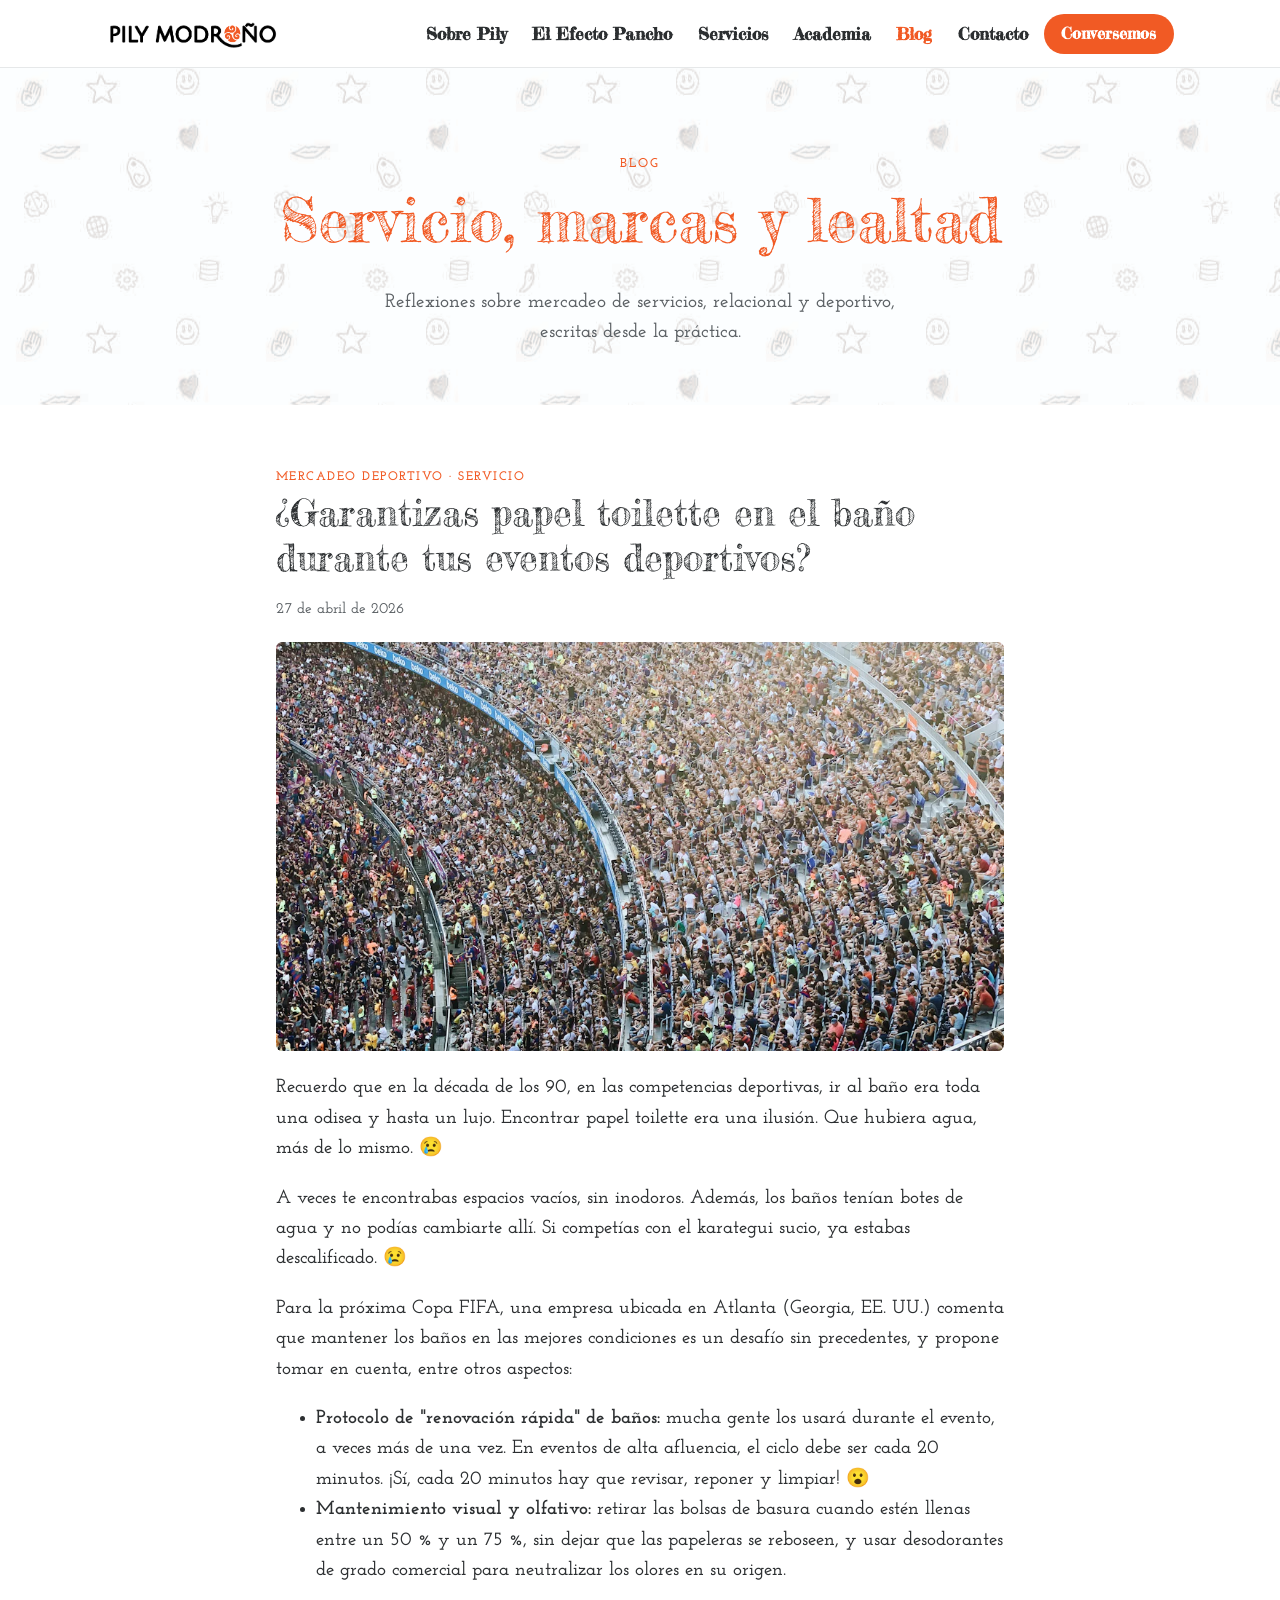
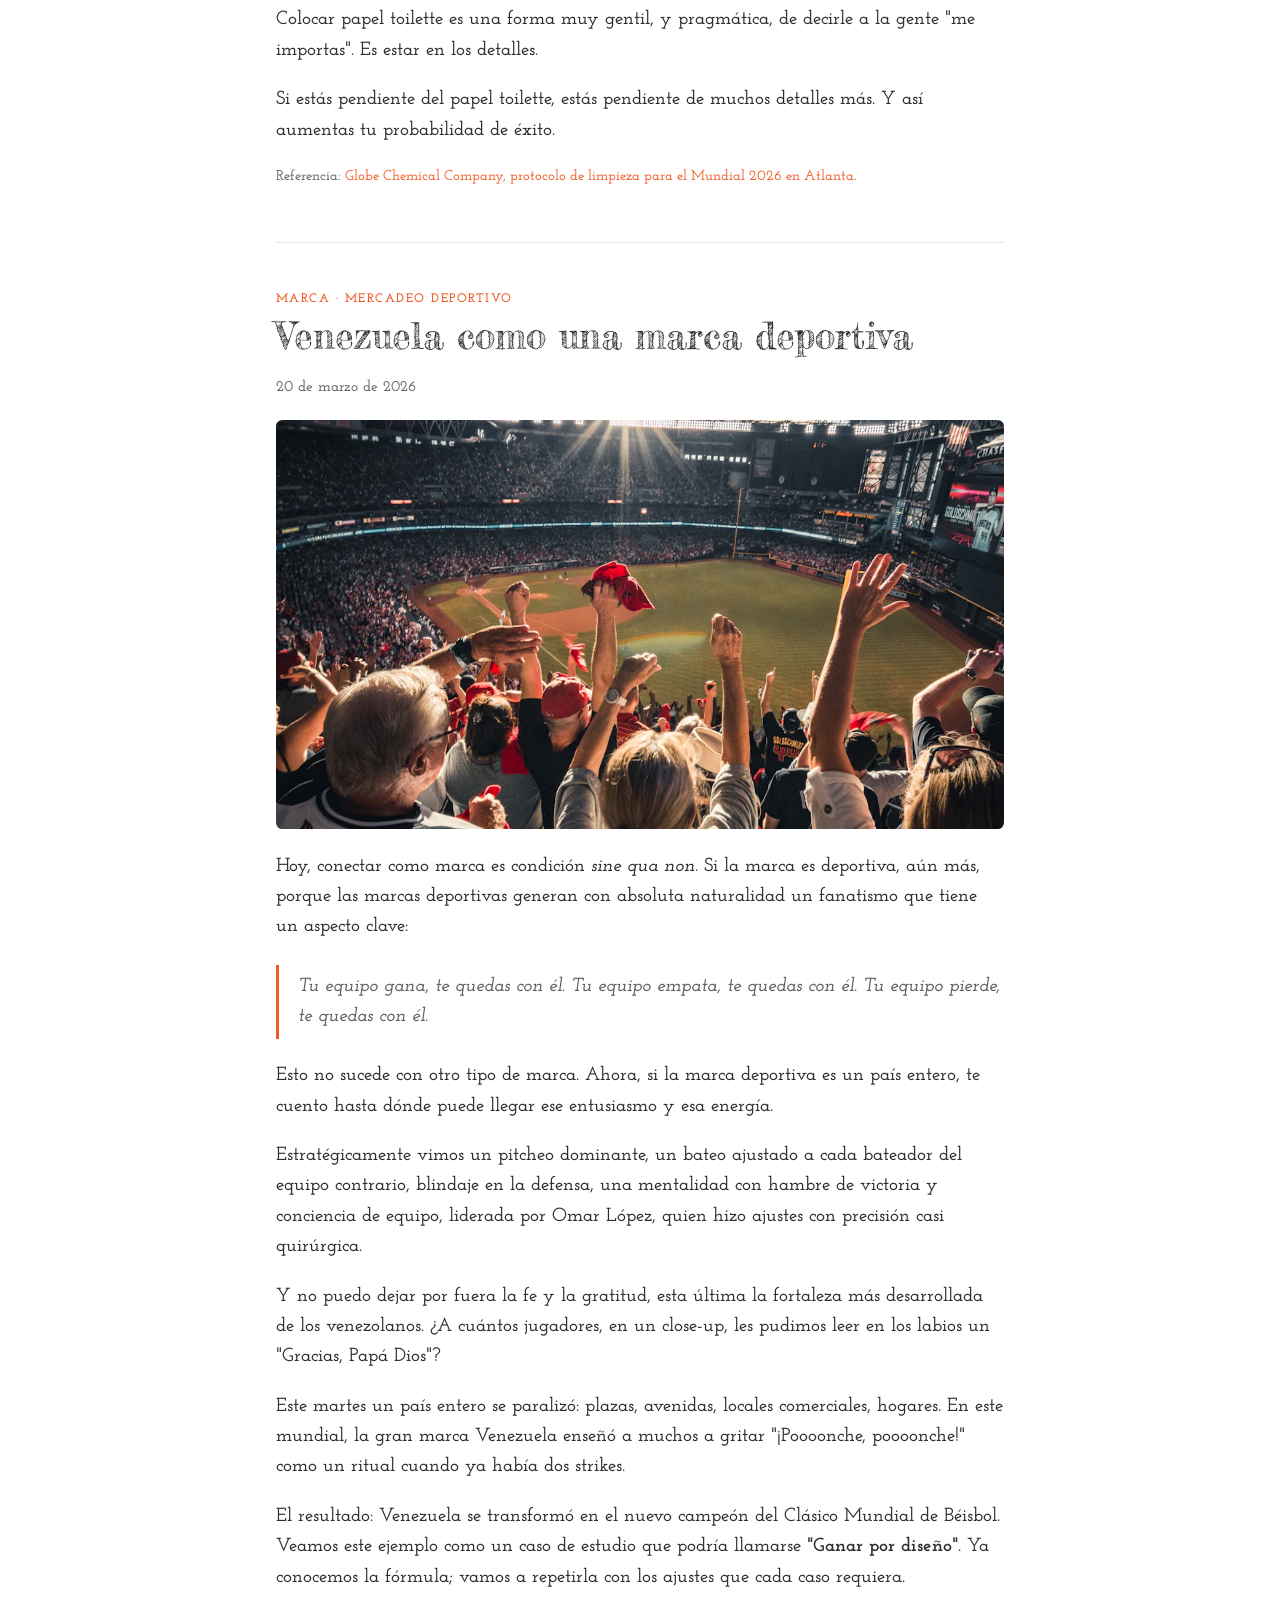
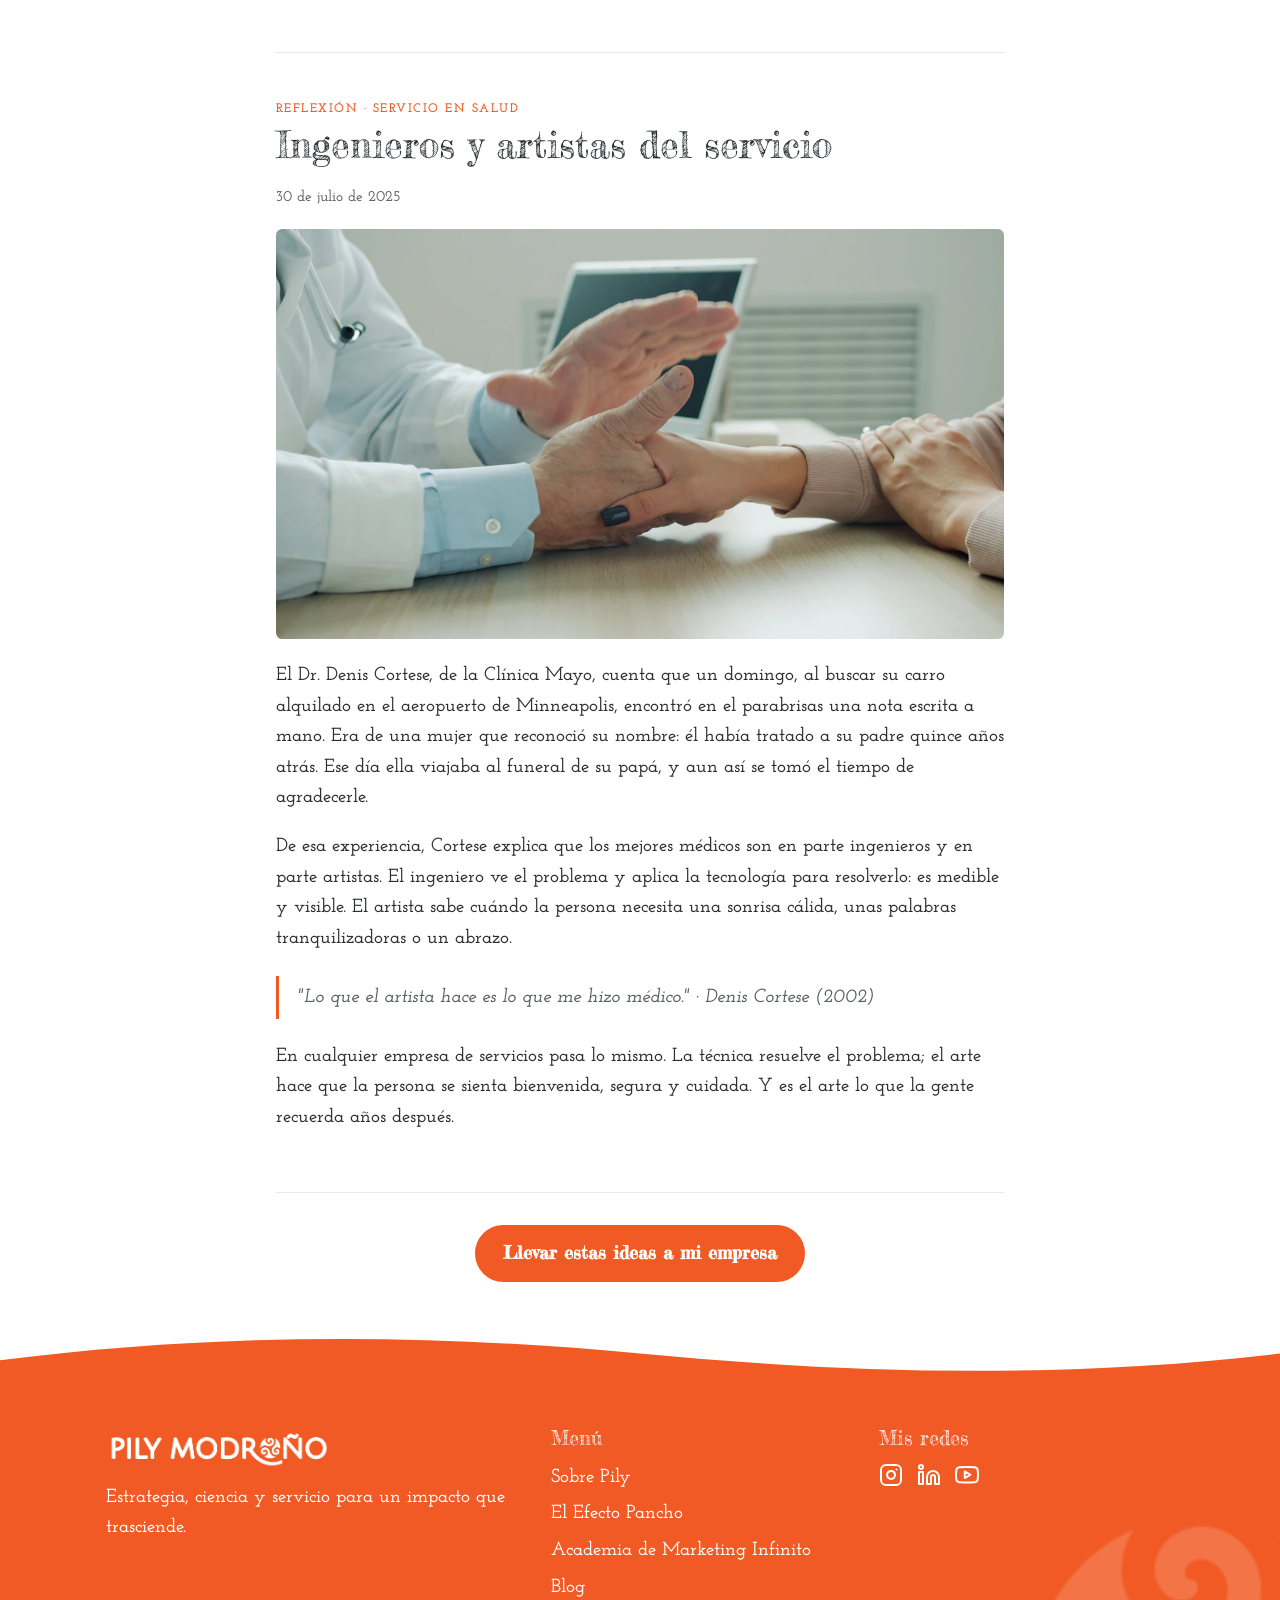
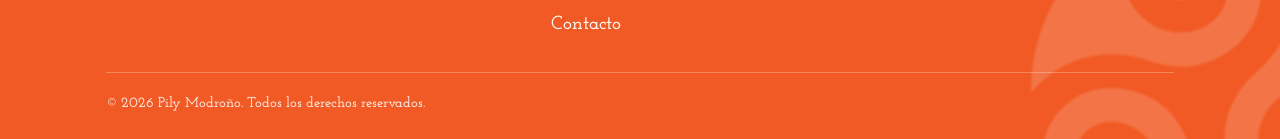
<file: docs/blog.html>
<!DOCTYPE html>
<html lang="es">
<head>
  <meta charset="UTF-8">
  <meta name="viewport" content="width=device-width, initial-scale=1.0">
  <title>Blog · Pily Modroño</title>
  <meta name="description" content="Reflexiones de Pily Modroño sobre mercadeo de servicios, relacional y deportivo.">
  <meta property="og:title" content="Blog · Pily Modroño">
  <meta property="og:description" content="Estrategia, ciencia y servicio para un impacto que trasciende.">
  <meta property="og:image" content="img/logo.png">
  <meta name="theme-color" content="#F15A24">
  <link rel="icon" type="image/png" sizes="32x32" href="img/favicon/favicon-32x32.png">
  <link rel="apple-touch-icon" href="img/favicon/apple-icon-180x180.png">
  <link rel="preconnect" href="https://fonts.googleapis.com">
  <link rel="preconnect" href="https://fonts.gstatic.com" crossorigin>
  <link href="https://fonts.googleapis.com/css2?family=Fredericka+the+Great&family=Josefin+Slab:wght@400;600;700&display=swap" rel="stylesheet">
  <link rel="stylesheet" href="css/styles.css?v=3">
  <link rel="stylesheet" href="css/motion.css?v=3">
  <link rel="stylesheet" href="css/fotos.css?v=3">
</head>
<body>

<header class="site">
  <div class="container appbar">
    <a href="index.html" class="brand"><img src="img/logo.png" alt="Pily Modroño"><span class="logo-spin" aria-hidden="true"></span></a>
    <div class="spacer"></div>
    <ul class="menu-main">
      <li><a href="index.html#sobre-pily">Sobre Pily</a></li>
      <li><a href="index.html#efecto-pancho">El Efecto Pancho</a></li>
      <li><a href="index.html#servicios">Servicios</a></li>
      <li><a href="academia.html">Academia</a></li>
      <li><a href="blog.html" class="active">Blog</a></li>
      <li><a href="index.html#contacto">Contacto</a></li>
    </ul>
    <a href="index.html#contacto" class="menu-cta">Conversemos</a>
    <button class="menu-toggle" aria-label="Abrir menú" aria-expanded="false">
      <svg viewBox="0 0 24 24" fill="none" stroke="currentColor" stroke-width="2" stroke-linecap="round"><path d="M3 6h18M3 12h18M3 18h18"/></svg>
    </button>
  </div>
</header>

<main>

  <section class="page-head pattern">
    <div class="container">
      <span class="eyebrow">Blog</span>
      <h1>Servicio, marcas y lealtad</h1>
      <p class="lead">Reflexiones sobre mercadeo de servicios, relacional y deportivo, escritas desde la práctica.</p>
    </div>
  </section>

  <section style="padding-top:1rem">
    <div class="container narrow">

      <article class="post" id="papel-toilette">
        <span class="tag">Mercadeo deportivo · Servicio</span>
        <h2>¿Garantizas papel toilette en el baño durante tus eventos deportivos?</h2>
        <span class="date">27 de abril de 2026</span>
        <img class="post-img" src="img/stock/blog-estadio.webp" alt="Público en un estadio" width="1200" height="750" loading="lazy">
        <p>Recuerdo que en la década de los 90, en las competencias deportivas, ir al baño era toda una odisea y hasta un lujo. Encontrar papel toilette era una ilusión. Que hubiera agua, más de lo mismo. 😢</p>
        <p>A veces te encontrabas espacios vacíos, sin inodoros. Además, los baños tenían botes de agua y no podías cambiarte allí. Si competías con el karategui sucio, ya estabas descalificado. 😢</p>
        <p>Para la próxima Copa FIFA, una empresa ubicada en Atlanta (Georgia, EE. UU.) comenta que mantener los baños en las mejores condiciones es un desafío sin precedentes, y propone tomar en cuenta, entre otros aspectos:</p>
        <ul>
          <li><strong>Protocolo de "renovación rápida" de baños:</strong> mucha gente los usará durante el evento, a veces más de una vez. En eventos de alta afluencia, el ciclo debe ser cada 20 minutos. ¡Sí, cada 20 minutos hay que revisar, reponer y limpiar! 😮</li>
          <li><strong>Mantenimiento visual y olfativo:</strong> retirar las bolsas de basura cuando estén llenas entre un 50 % y un 75 %, sin dejar que las papeleras se reboseen, y usar desodorantes de grado comercial para neutralizar los olores en su origen.</li>
        </ul>
        <p>Colocar papel toilette es una forma muy gentil, y pragmática, de decirle a la gente "me importas". Es estar en los detalles.</p>
        <p>Si estás pendiente del papel toilette, estás pendiente de muchos detalles más. Y así aumentas tu probabilidad de éxito.</p>
        <p class="refs">Referencia: <a href="https://globechemicalcompany.com/blogs/news/world-cup-2026-atlanta-facility-cleaning-protocol" target="_blank" rel="noopener">Globe Chemical Company, protocolo de limpieza para el Mundial 2026 en Atlanta</a>.</p>
      </article>

      <article class="post" id="venezuela-marca-deportiva">
        <span class="tag">Marca · Mercadeo deportivo</span>
        <h2>Venezuela como una marca deportiva</h2>
        <span class="date">20 de marzo de 2026</span>
        <img class="post-img" src="img/stock/blog-beisbol.webp" alt="Fanáticos en un juego de béisbol" width="1200" height="750" loading="lazy">
        <p>Hoy, conectar como marca es condición <em>sine qua non</em>. Si la marca es deportiva, aún más, porque las marcas deportivas generan con absoluta naturalidad un fanatismo que tiene un aspecto clave:</p>
        <blockquote>Tu equipo gana, te quedas con él. Tu equipo empata, te quedas con él. Tu equipo pierde, te quedas con él.</blockquote>
        <p>Esto no sucede con otro tipo de marca. Ahora, si la marca deportiva es un país entero, te cuento hasta dónde puede llegar ese entusiasmo y esa energía.</p>
        <p>Estratégicamente vimos un pitcheo dominante, un bateo ajustado a cada bateador del equipo contrario, blindaje en la defensa, una mentalidad con hambre de victoria y conciencia de equipo, liderada por Omar López, quien hizo ajustes con precisión casi quirúrgica.</p>
        <p>Y no puedo dejar por fuera la fe y la gratitud, esta última la fortaleza más desarrollada de los venezolanos. ¿A cuántos jugadores, en un close-up, les pudimos leer en los labios un "Gracias, Papá Dios"?</p>
        <p>Este martes un país entero se paralizó: plazas, avenidas, locales comerciales, hogares. En este mundial, la gran marca Venezuela enseñó a muchos a gritar "¡Poooonche, poooonche!" como un ritual cuando ya había dos strikes.</p>
        <p>El resultado: Venezuela se transformó en el nuevo campeón del Clásico Mundial de Béisbol. Veamos este ejemplo como un caso de estudio que podría llamarse <strong>"Ganar por diseño"</strong>. Ya conocemos la fórmula; vamos a repetirla con los ajustes que cada caso requiera.</p>
      </article>

      <article class="post" id="ingenieros-y-artistas">
        <span class="tag">Reflexión · Servicio en salud</span>
        <h2>Ingenieros y artistas del servicio</h2>
        <span class="date">30 de julio de 2025</span>
        <img class="post-img" src="img/stock/blog-salud.webp" alt="Médico acompañando a un paciente" width="1200" height="750" loading="lazy">
        <p>El Dr. Denis Cortese, de la Clínica Mayo, cuenta que un domingo, al buscar su carro alquilado en el aeropuerto de Minneapolis, encontró en el parabrisas una nota escrita a mano. Era de una mujer que reconoció su nombre: él había tratado a su padre quince años atrás. Ese día ella viajaba al funeral de su papá, y aun así se tomó el tiempo de agradecerle.</p>
        <p>De esa experiencia, Cortese explica que los mejores médicos son en parte ingenieros y en parte artistas. El ingeniero ve el problema y aplica la tecnología para resolverlo: es medible y visible. El artista sabe cuándo la persona necesita una sonrisa cálida, unas palabras tranquilizadoras o un abrazo.</p>
        <blockquote>"Lo que el artista hace es lo que me hizo médico." · Denis Cortese (2002)</blockquote>
        <p>En cualquier empresa de servicios pasa lo mismo. La técnica resuelve el problema; el arte hace que la persona se sienta bienvenida, segura y cuidada. Y es el arte lo que la gente recuerda años después.</p>
      </article>

      <div class="btns" style="justify-content:center;margin-top:2rem">
        <a href="index.html#contacto" class="btn">Llevar estas ideas a mi empresa</a>
      </div>
    </div>
  </section>

</main>

<footer class="site">
  <div class="footer-clip" aria-hidden="true"><img class="deco-spiral" src="img/trisquel.png" alt=""></div>
  <div class="container">
    <div class="footer-grid">
      <div>
        <img src="img/logo-negativo.png" alt="Pily Modroño">
        <p>Estrategia, ciencia y servicio para un impacto que trasciende.</p>
      </div>
      <div>
        <h5>Menú</h5>
        <ul>
          <li><a href="index.html#sobre-pily">Sobre Pily</a></li>
          <li><a href="index.html#efecto-pancho">El Efecto Pancho</a></li>
          <li><a href="academia.html">Academia de Marketing Infinito</a></li>
          <li><a href="blog.html">Blog</a></li>
          <li><a href="index.html#contacto">Contacto</a></li>
        </ul>
      </div>
      <div>
        <h5>Mis redes</h5>
        <!-- PENDIENTE: enlaces reales de redes -->
        <ul class="social">
          <li><a href="#" aria-label="Instagram"><svg viewBox="0 0 24 24" fill="none" stroke="currentColor" stroke-width="2" stroke-linecap="round" stroke-linejoin="round"><rect x="2" y="2" width="20" height="20" rx="5"/><path d="M16 11.37A4 4 0 1 1 12.63 8 4 4 0 0 1 16 11.37zM17.5 6.5h.01"/></svg></a></li>
          <li><a href="#" aria-label="LinkedIn"><svg viewBox="0 0 24 24" fill="none" stroke="currentColor" stroke-width="2" stroke-linecap="round" stroke-linejoin="round"><path d="M16 8a6 6 0 0 1 6 6v7h-4v-7a2 2 0 0 0-4 0v7h-4v-7a6 6 0 0 1 6-6zM2 9h4v12H2z"/><circle cx="4" cy="4" r="2"/></svg></a></li>
          <li><a href="#" aria-label="YouTube"><svg viewBox="0 0 24 24" fill="none" stroke="currentColor" stroke-width="2" stroke-linecap="round" stroke-linejoin="round"><path d="M22.54 6.42a2.78 2.78 0 0 0-1.94-2C18.88 4 12 4 12 4s-6.88 0-8.6.46a2.78 2.78 0 0 0-1.94 2A29 29 0 0 0 1 11.75a29 29 0 0 0 .46 5.33A2.78 2.78 0 0 0 3.4 19c1.72.46 8.6.46 8.6.46s6.88 0 8.6-.46a2.78 2.78 0 0 0 1.94-2 29 29 0 0 0 .46-5.25 29 29 0 0 0-.46-5.33z"/><path d="M9.75 15.02l5.75-3.27-5.75-3.27v6.54z"/></svg></a></li>
        </ul>
      </div>
    </div>
    <div class="copy">© <span data-year>2026</span> Pily Modroño. Todos los derechos reservados.</div>
  </div>
</footer>

<script src="js/main.js?v=3"></script>
</body>
</html>
</file>
<file: docs/css/styles.css>
/* Pily Modroño — identidad original: Fredericka the Great + Josefin Slab, naranja #F15A24 */
:root {
  --primary: #F15A24;
  --primary-dark: #c9451a;
  --primary-soft: #fde9e1;
  --base: #92979b;
  --text: #2c2f31;
  --text-soft: #5b6064;
  --light: #f4f5f5;
  --bg: #ffffff;
  --line: #e6e8e9;
  --title: 'Fredericka the Great', cursive;
  --body: 'Josefin Slab', serif;
}

* { box-sizing: border-box; }
html { scroll-behavior: smooth; scroll-padding-top: 80px; }
body {
  margin: 0;
  font-family: var(--body);
  font-size: 19px;
  line-height: 1.6;
  color: var(--text);
  background: var(--bg);
  font-weight: 600;
}
img { max-width: 100%; display: block; }
h1, h2, h3, h4, h5 {
  font-family: var(--title);
  font-weight: 400;
  color: var(--primary);
  line-height: 1.2;
  margin: 0 0 .5em;
}
h2 { font-size: clamp(1.9rem, 4vw, 2.6rem); }
h3 { font-size: 1.45rem; }
p { margin: 0 0 1em; }
a { color: var(--primary); text-decoration: none; }
a:hover { color: var(--primary-dark); }

.container { width: 100%; max-width: 1100px; margin: 0 auto; padding: 0 16px; }
.narrow { max-width: 760px; }

/* ---------- Header ---------- */
header.site {
  position: sticky; top: 0; z-index: 50;
  background: #fff;
  border-bottom: 1px solid var(--line);
}
.appbar { display: flex; align-items: center; gap: 1rem; padding-top: .85rem; padding-bottom: .85rem; }
.brand img { height: 34px; width: auto; }
.spacer { flex: 1; }
.menu-main { display: flex; gap: 1.6rem; list-style: none; margin: 0; padding: 0; font-family: var(--title); }
.menu-main a { color: var(--text); font-size: 1.05rem; }
.menu-main a:hover, .menu-main a.active { color: var(--primary); }
.menu-cta {
  font-family: var(--title); background: var(--primary); color: #fff !important;
  padding: .45em 1.1em; border-radius: 999px; font-size: 1rem;
}
.menu-cta:hover { background: var(--primary-dark); }
.menu-toggle {
  display: none; background: none; border: 0; cursor: pointer; padding: .4rem; color: var(--text);
}
.menu-toggle svg { width: 28px; height: 28px; }

@media (max-width: 900px) {
  .menu-toggle { display: block; }
  .menu-cta { display: none; }
  .menu-main {
    position: fixed; inset: 64px 0 0 0; background: #fff;
    flex-direction: column; gap: 0; padding: 1rem 16px;
    transform: translateX(-100%); transition: transform .35s ease;
    background-image: url('../img/background.jpg');
  }
  .menu-main.open { transform: none; }
  .menu-main li { border-bottom: 1px solid var(--line); }
  .menu-main a { display: block; font-size: 1.7rem; padding: .6rem 0; }
}

/* ---------- Pattern backgrounds ---------- */
.pattern { background-color: #fff; background-image: url('../img/background.jpg'); background-repeat: repeat; }
.soft { background: var(--light); }
section { padding: clamp(3.5rem, 8vw, 6rem) 0; }
.eyebrow {
  display: inline-block; font-family: var(--body); font-weight: 700; letter-spacing: .14em;
  text-transform: uppercase; font-size: .8rem; color: var(--primary); margin-bottom: .6rem;
}
.lead { font-size: 1.2rem; color: var(--text-soft); }

/* ---------- Hero ---------- */
.hero { padding: clamp(3rem, 7vw, 5.5rem) 0; }
.hero-grid { display: grid; grid-template-columns: 1.15fr .85fr; gap: 3rem; align-items: center; }
.hero h1 { font-size: clamp(2.4rem, 6vw, 4rem); color: var(--text); }
.hero h1 span { color: var(--primary); }
.hero .lead { font-size: 1.3rem; max-width: 34ch; }
.btns { display: flex; flex-wrap: wrap; gap: .8rem; margin-top: 1.6rem; }
.btn {
  display: inline-block; font-family: var(--title); font-size: 1.1rem;
  padding: .7em 1.5em; border-radius: 999px; border: 2px solid var(--primary);
  background: var(--primary); color: #fff; cursor: pointer; transition: .2s;
}
.btn:hover { background: var(--primary-dark); border-color: var(--primary-dark); color: #fff; }
.btn.ghost { background: transparent; color: var(--primary); }
.btn.ghost:hover { background: var(--primary); color: #fff; }
.btn.light { background: #fff; color: var(--primary); border-color: #fff; }
.btn.light:hover { background: transparent; color: #fff; }

.quote-card {
  position: relative; background: var(--primary); color: #fff;
  padding: 2.4rem 2rem 1.8rem 3.2rem; border-radius: .4rem;
  box-shadow: 0 20px 50px -20px rgba(241,90,36,.6);
}
.quote-card::before {
  content: '\201C'; position: absolute; top: .1em; left: .3em;
  font-family: var(--title); font-size: 4.5rem; line-height: 1; opacity: .9;
}
.quote-card cite { display: block; font-style: normal; font-family: var(--title); font-size: 1.5rem; line-height: 1.35; }
.quote-card span { display: block; text-align: right; margin-top: .8rem; font-size: 1.1rem; }

.stats { display: grid; grid-template-columns: repeat(4, 1fr); gap: 1rem; margin-top: 3rem; }
.stat { text-align: center; padding: 1.2rem .5rem; border-top: 3px solid var(--primary); background: #fff; }
.stat b { display: block; font-family: var(--title); font-weight: 400; font-size: 2.1rem; color: var(--primary); line-height: 1.1; }
.stat small { font-size: .95rem; color: var(--text-soft); }

/* ---------- About ---------- */
.about-grid { display: grid; grid-template-columns: .8fr 1.2fr; gap: 3rem; align-items: start; }
.about-grid.even { grid-template-columns: 1fr 1fr; }
.portrait {
  aspect-ratio: 4/5; border-radius: .4rem; overflow: hidden;
  background: var(--primary-soft) url('../img/background.jpg');
  display: flex; align-items: center; justify-content: center; position: relative;
  border: 2px solid var(--primary);
}
.portrait img { width: 100%; height: 100%; object-fit: cover; }
.portrait .ph { font-family: var(--title); color: var(--primary); font-size: 1.3rem; text-align: center; padding: 1rem; }
.creds { list-style: none; padding: 0; margin: 1.4rem 0 0; display: grid; gap: .6rem; }
.creds li { padding-left: 1.6rem; position: relative; }
.creds li::before { content: '∞'; position: absolute; left: 0; color: var(--primary); font-weight: 700; }

/* ---------- Cards ---------- */
.cards { display: grid; grid-template-columns: repeat(4, 1fr); gap: 1.2rem; margin-top: 2.2rem; }
.cards.three { grid-template-columns: repeat(3, 1fr); }
.cards.two { grid-template-columns: repeat(2, 1fr); }
.card {
  background: #fff; border: 1px solid var(--line); border-radius: .4rem;
  padding: 1.6rem 1.4rem; transition: .25s; display: flex; flex-direction: column;
}
.card:hover { border-color: var(--primary); transform: translateY(-3px); box-shadow: 0 14px 30px -18px rgba(0,0,0,.25); }
.card .icon {
  width: 52px; height: 52px; border-radius: 50%; background: var(--primary-soft); color: var(--primary);
  display: flex; align-items: center; justify-content: center; margin-bottom: 1rem;
}
.card .icon svg { width: 26px; height: 26px; }
.card p { color: var(--text-soft); font-size: 1.02rem; margin: 0; }
.card ul { color: var(--text-soft); font-size: 1rem; padding-left: 1.1rem; margin: .3rem 0 0; }
.card .more { margin-top: auto; padding-top: 1rem; font-family: var(--title); }

/* ---------- Book ---------- */
.book-grid { display: grid; grid-template-columns: .7fr 1.3fr; gap: 3.5rem; align-items: center; }
.book-cover {
  aspect-ratio: 2/3; max-width: 300px; margin: 0 auto; width: 100%;
  background: linear-gradient(135deg, var(--primary) 0%, var(--primary-dark) 100%);
  border-radius: 4px 12px 12px 4px; color: #fff; padding: 2rem 1.6rem;
  display: flex; flex-direction: column; justify-content: space-between;
  box-shadow: -10px 0 0 -4px #b33c14 inset, 0 30px 50px -25px rgba(0,0,0,.5);
}
.book-cover .t { font-family: var(--title); font-size: 2.3rem; line-height: 1.05; }
.book-cover .a { font-size: 1.1rem; letter-spacing: .1em; text-transform: uppercase; }
.pillars { display: grid; grid-template-columns: repeat(3, 1fr); gap: 1rem; margin: 1.6rem 0; }
.pillar { background: #fff; border-left: 3px solid var(--primary); padding: .9rem 1rem; font-size: 1rem; }
.pillar b { display: block; font-family: var(--title); font-weight: 400; color: var(--primary); font-size: 1.15rem; }

/* ---------- Band ---------- */
.band { background: var(--primary); color: #fff; }
.band h2, .band h3 { color: #fff; }
.band .lead { color: rgba(255,255,255,.9); }
.band-grid { display: grid; grid-template-columns: 1.3fr .7fr; gap: 2rem; align-items: center; }

/* ---------- Posts ---------- */
.post-card { padding: 0; overflow: hidden; }
.post-card .cover {
  aspect-ratio: 16/9; background: var(--primary-soft) url('../img/background.jpg');
  display: flex; align-items: center; justify-content: center; color: var(--primary);
  font-family: var(--title); font-size: 1.2rem; text-align: center; padding: 1rem;
  border-bottom: 3px solid var(--primary);
}
.post-card .body { padding: 1.3rem 1.4rem 1.5rem; display: flex; flex-direction: column; flex: 1; }
.tag { font-size: .78rem; letter-spacing: .12em; text-transform: uppercase; color: var(--primary); font-weight: 700; }
.post-card h3 { color: var(--text); margin: .3rem 0 .6rem; font-size: 1.35rem; }

/* ---------- Contact ---------- */
.contact-grid { display: grid; grid-template-columns: 1fr 1fr; gap: 3rem; }
form.contact { background: #fff; border: 1px solid var(--line); border-radius: .4rem; padding: 2rem; display: grid; gap: .9rem; }
form.contact h3 { font-size: 1.9rem; }
label.sr { position: absolute; width: 1px; height: 1px; overflow: hidden; clip: rect(0 0 0 0); }
input, textarea, select {
  font: inherit; font-weight: 600; width: 100%; padding: .75em .9em;
  border: 1px solid var(--line); border-radius: .3rem; background: #fcfcfc; color: var(--text);
}
input:focus, textarea:focus, select:focus { outline: 2px solid var(--primary); border-color: transparent; }
.contact-list { list-style: none; padding: 0; margin: 1.5rem 0 0; display: grid; gap: .9rem; }
.contact-list li { display: flex; gap: .8rem; align-items: center; }
.contact-list svg { width: 22px; height: 22px; color: var(--primary); flex: none; }
.form-note { font-size: .9rem; color: var(--text-soft); margin: 0; }

/* ---------- Page header (internal pages) ---------- */
.page-head { padding: clamp(3rem, 7vw, 5rem) 0 clamp(2.5rem, 5vw, 3.5rem); text-align: center; }
.page-head h1 { font-size: clamp(2.3rem, 6vw, 3.8rem); }
.page-head .lead { max-width: 46ch; margin: 0 auto; }

/* ---------- Academy ---------- */
.levels { display: grid; gap: 1.4rem; margin-top: 2.4rem; }
.level { display: grid; grid-template-columns: 220px 1fr; background: #fff; border: 1px solid var(--line); border-radius: .4rem; overflow: hidden; }
.level-tag { background: var(--primary); color: #fff; padding: 1.6rem 1.4rem; }
.level-tag b { display: block; font-family: var(--title); font-weight: 400; font-size: 1.6rem; line-height: 1.1; }
.level-tag small { opacity: .9; font-size: .95rem; }
.level-body { padding: 1.5rem 1.6rem; display: grid; grid-template-columns: repeat(auto-fit, minmax(220px, 1fr)); gap: 1.2rem; }
.program h4 { font-size: 1.2rem; color: var(--text); margin-bottom: .3rem; }
.program p { font-size: 1rem; color: var(--text-soft); margin: 0; }
.program .meta { display: block; font-size: .88rem; color: var(--primary); font-weight: 700; margin-top: .4rem; }
.check { list-style: none; padding: 0; margin: 0; display: grid; gap: .55rem; }
.check li { padding-left: 1.7rem; position: relative; }
.check li::before { content: '✓'; position: absolute; left: 0; color: var(--primary); font-weight: 700; }
.modules { counter-reset: m; list-style: none; padding: 0; margin: 1rem 0 0; display: grid; gap: .7rem; }
.modules li { counter-increment: m; padding: .8rem 1rem .8rem 3.2rem; background: #fff; border: 1px solid var(--line); border-radius: .3rem; position: relative; }
.modules li::before {
  content: counter(m); position: absolute; left: .9rem; top: 50%; transform: translateY(-50%);
  width: 1.7rem; height: 1.7rem; border-radius: 50%; background: var(--primary); color: #fff;
  display: flex; align-items: center; justify-content: center; font-size: .9rem;
}

/* ---------- Blog article ---------- */
article.post { padding: 2.5rem 0; border-bottom: 1px solid var(--line); }
article.post:last-child { border-bottom: 0; }
article.post h2 { color: var(--text); font-size: clamp(1.7rem, 4vw, 2.3rem); }
article.post .date { color: var(--text-soft); font-size: .95rem; margin-bottom: 1.2rem; display: block; }
article.post blockquote { margin: 1.4rem 0; padding: .4rem 0 .4rem 1.2rem; border-left: 3px solid var(--primary); color: var(--text-soft); font-style: italic; }
article.post .refs { font-size: .9rem; color: var(--text-soft); }

/* ---------- Footer ---------- */
footer.site { background: var(--primary); color: #fff; padding: 3rem 0 1.5rem; }
footer.site h5 { color: #fff; font-size: 1.25rem; margin-bottom: .8rem; }
.footer-grid { display: grid; grid-template-columns: 1.4fr 1fr 1fr; gap: 2rem; }
.footer-grid img { height: 44px; width: auto; margin-bottom: .8rem; }
footer.site ul { list-style: none; margin: 0; padding: 0; display: grid; gap: .4rem; }
footer.site a { color: #fff; }
footer.site a:hover { text-decoration: underline; }
.social { display: flex !important; gap: .9rem !important; }
.social svg { width: 24px; height: 24px; }
.copy { border-top: 1px solid rgba(255,255,255,.3); margin-top: 2rem; padding-top: 1.2rem; font-size: .9rem; opacity: .9; }

/* ---------- Responsive ---------- */
@media (max-width: 900px) {
  .hero-grid, .about-grid, .about-grid.even, .book-grid, .band-grid, .contact-grid { grid-template-columns: 1fr; }
  .cards, .cards.three { grid-template-columns: 1fr 1fr; }
  .stats { grid-template-columns: 1fr 1fr; }
  .level { grid-template-columns: 1fr; }
  .footer-grid { grid-template-columns: 1fr; }
  .about-grid .portrait { max-width: 360px; }
}
@media (max-width: 600px) {
  body { font-size: 18px; }
  .cards, .cards.three, .cards.two, .pillars { grid-template-columns: 1fr; }
  .quote-card cite { font-size: 1.3rem; }
  form.contact { padding: 1.4rem; }
}
</file>
<file: docs/css/motion.css>
/* =====================================================================
   MOVIMIENTO — bloques 1 y 2 (se carga después de styles.css)
   ===================================================================== */
:root { --ease: cubic-bezier(.22, 1, .36, 1); --wave: clamp(24px, 4vw, 56px); }

/* 1. Separadores en ola: cada sección (y el footer) "muerde" a la anterior */
main > section:not(:first-child), footer.site { position: relative; }
main > section:not(:first-child)::before, footer.site::before {
  content: ''; position: absolute; left: 0; right: 0; top: calc(var(--wave) * -1 + 1px);
  height: var(--wave); pointer-events: none; z-index: 2;
  background: inherit;
  background-position: 0 calc(var(--py, 0px) + var(--wave) - 1px);
  -webkit-mask: url("data:image/svg+xml,%3Csvg xmlns='http://www.w3.org/2000/svg' viewBox='0 0 1440 60' preserveAspectRatio='none'%3E%3Cpath d='M0 38C240 6 480 6 720 30s480 30 720 0V60H0z'/%3E%3C/svg%3E") center / 100% 100% no-repeat;
          mask: url("data:image/svg+xml,%3Csvg xmlns='http://www.w3.org/2000/svg' viewBox='0 0 1440 60' preserveAspectRatio='none'%3E%3Cpath d='M0 38C240 6 480 6 720 30s480 30 720 0V60H0z'/%3E%3C/svg%3E") center / 100% 100% no-repeat;
}
main > section:nth-of-type(even):not(:first-child)::before { transform: scaleX(-1); }
.pattern { background-position: 0 var(--py, 0px); }

/* 2. Entradas al hacer scroll */
.js [data-reveal] {
  opacity: 0; transform: translateY(28px);
  transition: opacity .8s var(--ease), transform .8s var(--ease);
  transition-delay: calc(var(--i, 0) * 90ms);
}
.js [data-reveal].in { opacity: 1; transform: none; }

/* 3. Contadores sin salto de ancho */
.stat b { font-variant-numeric: tabular-nums; }

/* 4. Subrayado dibujado a mano */
.scribble { position: relative; display: inline-block; white-space: nowrap; }
.scribble svg { position: absolute; left: -2%; bottom: -.18em; width: 104%; height: .42em; overflow: visible; }
.scribble path {
  fill: none; stroke: var(--primary); stroke-width: 6; stroke-linecap: round;
  stroke-dasharray: 1; stroke-dashoffset: 1; animation: draw 1.1s .6s var(--ease) forwards;
}
@keyframes draw { to { stroke-dashoffset: 0; } }

/* 5. Cinta de instituciones */
.marquee {
  overflow: hidden; background: #fff; border-top: 1px solid var(--line); border-bottom: 1px solid var(--line);
  padding: 1.1rem 0; position: relative; z-index: 3;
  -webkit-mask: linear-gradient(90deg, transparent, #000 8%, #000 92%, transparent);
          mask: linear-gradient(90deg, transparent, #000 8%, #000 92%, transparent);
}
.marquee-track { display: flex; width: max-content; animation: marquee 38s linear infinite; }
.marquee:hover .marquee-track { animation-play-state: paused; }
.marquee-track span {
  font-family: var(--title); font-size: 1.35rem; color: var(--text-soft); padding: 0 1.6rem;
  display: flex; align-items: center; gap: 1.6rem; white-space: nowrap;
}
.marquee-track span::after { content: '∞'; color: var(--primary); font-family: var(--body); font-weight: 700; padding-left: 1.6rem; }
@keyframes marquee { to { transform: translateX(-50%); } }

/* 6. Botones que se llenan y tarjetas que se inclinan */
.btn { position: relative; overflow: hidden; isolation: isolate; transition: color .35s var(--ease), border-color .35s, transform .2s; }
.btn::before {
  content: ''; position: absolute; inset: 0; z-index: -1; border-radius: inherit;
  background: var(--primary-dark); transform: scaleX(0); transform-origin: left;
  transition: transform .45s var(--ease);
}
.btn:hover::before { transform: scaleX(1); }
.btn:hover { background: var(--primary); }
.btn.ghost::before { background: var(--primary); }
.btn.ghost:hover { background: transparent; color: #fff; }
.btn.light::before { background: var(--primary-dark); }
.btn.light:hover { background: #fff; color: #fff; border-color: #fff; }
.btn:active { transform: scale(.97); }
.card { transition: transform .35s var(--ease), border-color .25s, box-shadow .25s; }
.card:hover { transform: perspective(900px) rotateX(var(--rx, 0deg)) rotateY(var(--ry, 0deg)) translateY(-4px); }
.card .more { transition: letter-spacing .3s var(--ease); }
.card:hover .more { letter-spacing: .03em; }

/* 7. Espiral del logo que gira (recorte del propio logo) */
.brand { position: relative; display: block; --s: calc(34 / 95); }
.logo-spin {
  position: absolute; left: calc(331px * var(--s)); top: calc(24px * var(--s));
  width: calc(46px * var(--s)); height: calc(46px * var(--s)); border-radius: 50%;
  background: url('../img/logo.png') calc(-331px * var(--s)) calc(-24px * var(--s)) / calc(487px * var(--s)) auto no-repeat;
  animation: spin-once 1.4s .3s var(--ease);
}
.brand:hover .logo-spin { animation: spin 1.6s var(--ease) infinite; }
@keyframes spin-once { from { transform: rotate(-360deg); } }
@keyframes spin { to { transform: rotate(360deg); } }
.hero, .page-head, footer.site { overflow: hidden; }
.hero { position: relative; }
.hero > .container { position: relative; z-index: 1; }
.deco-spiral { position: absolute; pointer-events: none; opacity: .08; z-index: 0; animation: spin 80s linear infinite; }
.hero .deco-spiral { width: 560px; right: -160px; top: -120px; }
footer.site { overflow: visible; }
footer.site .footer-clip { position: absolute; inset: 0; overflow: hidden; pointer-events: none; }
footer.site .deco-spiral { width: 380px; right: -110px; bottom: -150px; opacity: .16; filter: brightness(0) invert(1); }
footer.site > .container { position: relative; z-index: 1; }

/* 8. Infinito que se dibuja (Academia) */
.page-head { position: relative; overflow: visible; }
.page-head > .container { position: relative; z-index: 1; }
.page-head .infinity-clip { position: absolute; inset: 0; overflow: hidden; pointer-events: none; }
.infinity { position: absolute; left: 50%; top: 50%; width: min(900px, 130%); transform: translate(-50%, -50%); opacity: .2; }
.infinity path {
  fill: none; stroke: var(--primary); stroke-width: 9; stroke-linecap: round;
  stroke-dasharray: 1; stroke-dashoffset: 1; animation: draw 3.2s .2s var(--ease) forwards;
}
.levels { position: relative; }
.levels::before, .levels::after {
  content: ''; position: absolute; top: 0; bottom: 0; left: 108px; width: 4px; border-radius: 4px;
  background: var(--primary-soft); z-index: 0;
}
.levels::after { background: var(--primary); transform: scaleY(var(--p, 0)); transform-origin: top; }
.level { position: relative; z-index: 1; }

/* 10. Libro en 3D */
.book-grid { perspective: 1200px; }
.book-cover {
  position: relative;
  transform: rotateY(var(--ry, -12deg)) rotateX(var(--rx, 4deg));
  transition: transform .5s var(--ease);
}
.book-cover::after {
  content: ''; position: absolute; inset: 0; border-radius: inherit; pointer-events: none;
  background: linear-gradient(115deg, rgba(255,255,255,.28) 0%, transparent 40%);
}

/* 11. Línea de tiempo */
.timeline-wrap { margin-top: clamp(3rem, 7vw, 5rem); }
.timeline {
  position: relative; list-style: none; margin: 2.2rem 0 0; padding: 0;
  display: grid; grid-template-columns: repeat(4, 1fr); gap: 2.6rem 1.6rem;
}
.tl-item { position: relative; padding-top: 2.4rem; }
.tl-item::after {
  content: ''; position: absolute; top: 11px; left: 0; right: -1.6rem; height: 3px;
  background: linear-gradient(90deg, var(--primary) 50%, var(--primary-soft) 50%) right / 200% 100% no-repeat;
  transition: background-position 1s var(--ease); transition-delay: calc(var(--i, 0) * 90ms + .2s);
}
.tl-item:nth-child(4n)::after, .tl-item:last-child::after { right: 0; }
.tl-item.in::after { background-position: left; }
.tl-item::before {
  content: ''; position: absolute; top: 0; left: 0; width: 25px; height: 25px; border-radius: 50%; z-index: 1;
  background: #fff; border: 3px solid var(--primary);
  transition: background .4s, transform .4s var(--ease); transition-delay: calc(var(--i, 0) * 90ms);
}
.tl-item.in::before { background: var(--primary); }
.tl-item small { display: block; font-size: .78rem; letter-spacing: .12em; text-transform: uppercase; font-weight: 700; color: var(--base); margin-bottom: .2rem; }
.tl-item b { display: block; font-family: var(--title); font-weight: 400; color: var(--primary); font-size: 1.3rem; line-height: 1.2; margin-bottom: .3rem; }
.tl-item p { font-size: 1rem; color: var(--text-soft); margin: 0; }

@media (max-width: 900px) {
  .timeline { grid-template-columns: 1fr; gap: 1.8rem; padding-left: 2.4rem; }
  .tl-item { padding-top: 0; }
  .tl-item::before { left: -2.4rem; }
  .tl-item::after {
    top: 25px; bottom: -1.8rem; left: calc(-2.4rem + 11px); right: auto; width: 3px; height: auto;
    background: linear-gradient(180deg, var(--primary) 50%, var(--primary-soft) 50%) bottom / 100% 200% no-repeat;
  }
  .tl-item.in::after { background-position: top; }
  .tl-item:last-child::after { display: none; }
  .levels::before, .levels::after { display: none; }
  .hero .deco-spiral { width: 340px; right: -140px; top: -90px; }
}

/* Accesibilidad: quien prefiere menos movimiento ve todo quieto y completo */
@media (prefers-reduced-motion: reduce) {
  *, *::before, *::after { animation: none !important; transition: none !important; }
  .js [data-reveal] { opacity: 1; transform: none; }
  .scribble path, .infinity path { stroke-dashoffset: 0; }
  .levels::after { transform: none; }
  .tl-item::after { background-position: left; }
  .tl-item::before { background: var(--primary); }
}
</file>
<file: docs/css/fotos.css>
/* =====================================================================
   FOTOS DE PILY, PORTADA DEL LIBRO Y FOTOS DE STOCK
   Fotos de stock: Unsplash (licencia Unsplash, uso comercial libre).
   ===================================================================== */

/* ---------- Hero con Pily ---------- */
@media (min-width: 901px) { .hero-grid { grid-template-columns: 1.05fr .95fr; } }
.hero-visual { position: relative; display: flex; justify-content: center; align-items: flex-end; min-height: 520px; }
.hero-blob {
  position: absolute; width: 96%; aspect-ratio: 1; bottom: 4%; left: 50%; transform: translateX(-50%);
  background: radial-gradient(circle at 35% 30%, #ffd9c9, var(--primary-soft) 60%, #fbd2c1);
  border-radius: 48% 52% 55% 45% / 52% 45% 55% 48%;
  animation: blob 14s ease-in-out infinite alternate;
}
@keyframes blob {
  50% { border-radius: 58% 42% 45% 55% / 45% 58% 42% 55%; }
  100% { border-radius: 44% 56% 50% 50% / 56% 44% 56% 44%; }
}
.hero-photo { position: relative; z-index: 1; width: auto; height: auto; max-height: 600px; max-width: 100%; filter: drop-shadow(0 25px 30px rgba(0,0,0,.18)); }
.hero-visual .quote-card {
  position: absolute; z-index: 2; left: -8%; bottom: 4%; max-width: 300px;
  padding: 1.6rem 1.3rem 1.2rem 2.6rem;
}
.hero-visual .quote-card cite { font-size: 1.15rem; }
.hero-visual .quote-card::before { font-size: 3.4rem; }

/* ---------- Retrato en "Sobre Pily" ---------- */
.portrait { border: 0; background: none; overflow: visible; align-items: flex-end; }
.portrait::before {
  content: ''; position: absolute; left: 6%; right: 6%; bottom: 0; aspect-ratio: 1; border-radius: 50%;
  background: var(--primary-soft) url('../img/background.jpg'); border: 3px solid var(--primary);
}
.portrait img { position: relative; width: 100%; height: auto; object-fit: contain; }

/* ---------- Pily en la Academia ---------- */
.academy-photo { max-height: 440px; width: auto; height: auto; margin: 1.6rem auto 0; filter: drop-shadow(0 20px 25px rgba(0,0,0,.15)); }

/* ---------- Fotos en tarjetas de servicios ---------- */
.card-img {
  margin: -1.6rem -1.4rem 1.2rem; width: calc(100% + 2.8rem); max-width: none;
  height: auto; aspect-ratio: 16/10; object-fit: cover; border-radius: .4rem .4rem 0 0;
  border-bottom: 3px solid var(--primary);
}
.card { overflow: hidden; }

/* ---------- Portadas del blog ---------- */
.post-card img.cover { padding: 0; width: 100%; height: auto; aspect-ratio: 16/9; object-fit: cover; }
.post-img { width: 100%; height: auto; aspect-ratio: 16/9; object-fit: cover; border-radius: .4rem; margin: 0 0 1.4rem; }
.photo-credit { font-size: .8rem; color: var(--base); margin-top: -1rem; margin-bottom: 1.2rem; }

/* ---------- Portada de El Efecto Pancho (recreación en alta resolución) ---------- */
.book-cover {
  container-type: inline-size; background: #f5f3f0; color: #333;
  padding: 0; display: block; overflow: hidden; border-radius: 3px 8px 8px 3px;
  box-shadow: inset 6px 0 8px -4px rgba(0,0,0,.25), 0 30px 50px -25px rgba(0,0,0,.5);
}
.book-cover::before {
  content: ''; position: absolute; inset: 0;
  background: url('../img/background.jpg') 0 0 / 50% auto;
  filter: grayscale(1) brightness(.567) contrast(7.86);
  mix-blend-mode: multiply; opacity: .55;
  -webkit-mask: linear-gradient(#000 0 30%, transparent 33% 74%, #000 77%);
          mask: linear-gradient(#000 0 30%, transparent 33% 74%, #000 77%);
}
.bc-author {
  position: absolute; top: 4%; left: 0; right: 0; text-align: center;
  font-family: var(--body); font-weight: 600; font-size: 6.2cqw; letter-spacing: .02em; color: #3a3a3a;
  background: #f5f3f0; width: fit-content; margin: 0 auto; padding: 0 4cqw; z-index: 1;
}
.bc-heart { position: absolute; top: 15%; right: 22%; width: 14cqw; z-index: 1; transform: rotate(8deg); }
.bc-title {
  position: absolute; top: 37%; left: 9%; right: 6%; z-index: 1;
  font-family: var(--title); color: #2b2b2b; line-height: .95;
}
.bc-title span { display: block; font-size: 13.5cqw; }
.bc-title .big { font-size: 19cqw; padding-left: 13%; }
.bc-sub {
  position: absolute; top: 59%; left: 9%; right: 7%; z-index: 1; margin: 0;
  font-family: var(--body); font-weight: 400; font-size: 5.1cqw; line-height: 1.3; color: #333;
}

@media (max-width: 900px) {
  .hero-visual { min-height: 0; margin-top: 1rem; }
  .hero-photo { max-height: 440px; }
  .hero-visual .quote-card { position: relative; left: auto; bottom: auto; margin: -3rem 0 0; max-width: none; }
  .hero-visual { flex-direction: column; align-items: center; }
  .hero-blob { width: 78%; bottom: auto; top: 4%; }
}
</file>
